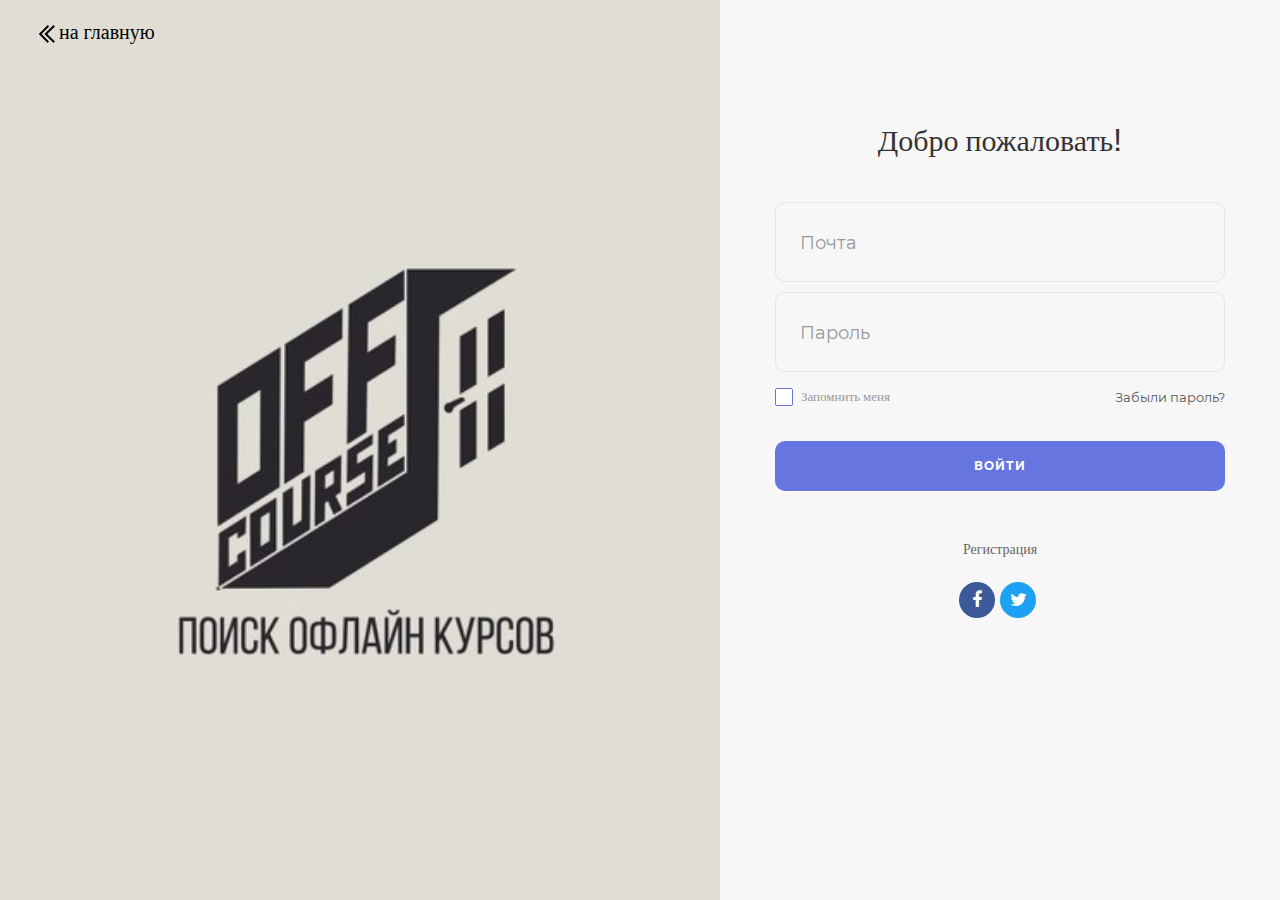
<file: login.html>
<!DOCTYPE html>
<html lang="en">
<head>
	<title>Login V18</title>
	<meta charset="UTF-8">
	<meta name="viewport" content="width=device-width, initial-scale=1">
<!--===============================================================================================-->	
	<link rel="icon" type="image/png" href="login/images/icons/favicon.ico"/>
<!--===============================================================================================-->
	<link rel="stylesheet" type="text/css" href="login/vendor/bootstrap/css/bootstrap.min.css">
<!--===============================================================================================-->
	<link rel="stylesheet" type="text/css" href="login/fonts/font-awesome-4.7.0/css/font-awesome.min.css">
<!--===============================================================================================-->
	<link rel="stylesheet" type="text/css" href="login/fonts/Linearicons-Free-v1.0.0/icon-font.min.css">
<!--===============================================================================================-->
	<link rel="stylesheet" type="text/css" href="login/vendor/animate/animate.css">
<!--===============================================================================================-->	
	<link rel="stylesheet" type="text/css" href="login/vendor/css-hamburgers/hamburgers.min.css">
<!--===============================================================================================-->
	<link rel="stylesheet" type="text/css" href="login/vendor/animsition/css/animsition.min.css">
<!--===============================================================================================-->
	<link rel="stylesheet" type="text/css" href="login/vendor/select2/select2.min.css">
<!--===============================================================================================-->	
	<link rel="stylesheet" type="text/css" href="login/vendor/daterangepicker/daterangepicker.css">
<!--===============================================================================================-->
	<link rel="stylesheet" type="text/css" href="login/css/util.css">
	<link rel="stylesheet" type="text/css" href="login/css/main.css">
<!--===============================================================================================-->
</head>
<body style="background-color: #666666;">
	
	<div class="limiter">
		<a href="index.html" class="hoomee"><img src="login/images/icons/arrow.png">на главную</a>
		<div class="container-login100" >

			<div class="wrap-login100" >
				<form class="login100-form validate-form">
					<span class="login100-form-title p-b-43"  style="margin-top: -50px">
						Добро пожаловать!
					</span>
					
					
					<div class="wrap-input100 validate-input" data-validate = "Valid email is required: ex@abc.xyz">
						<input class="input100" type="text" name="email">
						<span class="focus-input100"></span>
						<span class="label-input100">Почта</span>
					</div>
					
					
					<div class="wrap-input100 validate-input" data-validate="Password is required">
						<input class="input100" type="password" name="pass">
						<span class="focus-input100"></span>
						<span class="label-input100">Пароль</span>
					</div>

					<div class="flex-sb-m w-full p-t-3 p-b-32">
						<div class="contact100-form-checkbox">
							<input class="input-checkbox100" id="ckb1" type="checkbox" name="remember-me">
							<label class="label-checkbox100" for="ckb1">
								Запомнить меня
							</label>
						</div>

						<div>
							<a href="#" class="txt1">
								Забыли пароль?
							</a>
						</div>
					</div>
			

					<div class="container-login100-form-btn">
						<button class="login100-form-btn">
							Войти
						</button>
					</div>
					
					<div class="text-center p-t-46 p-b-20">
						<span class="txt2">
							<a href="signUp.html"> Регистрация</a>
						</span>
					</div>

					<div class="login100-form-social flex-c-m">
						<a href="#" class="login100-form-social-item flex-c-m bg1 m-r-5">
							<i class="fa fa-facebook-f" aria-hidden="true"></i>
						</a>

						<a href="#" class="login100-form-social-item flex-c-m bg2 m-r-5">
							<i class="fa fa-twitter" aria-hidden="true"></i>
						</a>
					</div>
				</form>

				<div class="login100-more" style="background-image: url('login/images/bg-01.jpg');">
				</div>
			</div>
		</div>
	</div>
	
	

	
	
<!--===============================================================================================-->
	<script src="login/vendor/jquery/jquery-3.2.1.min.js"></script>
<!--===============================================================================================-->
	<script src="login/vendor/animsition/js/animsition.min.js"></script>
<!--===============================================================================================-->
	<script src="login/vendor/bootstrap/js/popper.js"></script>
	<script src="login/vendor/bootstrap/js/bootstrap.min.js"></script>
<!--===============================================================================================-->
	<script src="login/vendor/select2/select2.min.js"></script>
<!--===============================================================================================-->
	<script src="login/vendor/daterangepicker/moment.min.js"></script>
	<script src="login/vendor/daterangepicker/daterangepicker.js"></script>
<!--===============================================================================================-->
	<script src="login/vendor/countdowntime/countdowntime.js"></script>
<!--===============================================================================================-->
	<script src="login/js/main.js"></script>

</body>
</html>
</file>
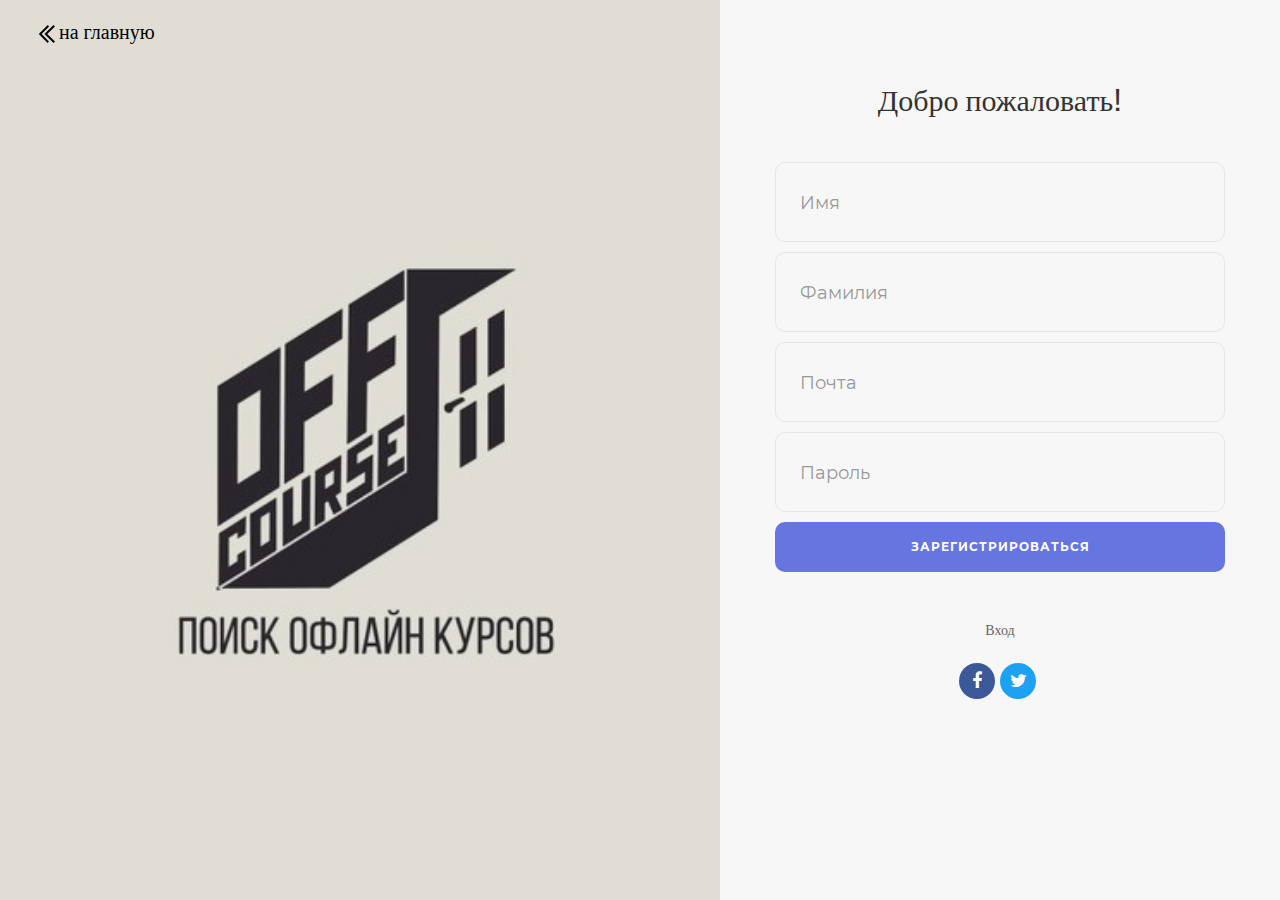
<file: signUp.html>
<!DOCTYPE html>
<html lang="en">
<head>
	<title>SignUp</title>
	<meta charset="UTF-8">
	<meta name="viewport" content="width=device-width, initial-scale=1">
<!--===============================================================================================-->	
	<link rel="icon" type="image/png" href="login/images/icons/favicon.ico"/>
<!--===============================================================================================-->
	<link rel="stylesheet" type="text/css" href="login/vendor/bootstrap/css/bootstrap.min.css">
<!--===============================================================================================-->
	<link rel="stylesheet" type="text/css" href="login/fonts/font-awesome-4.7.0/css/font-awesome.min.css">
<!--===============================================================================================-->
	<link rel="stylesheet" type="text/css" href="login/fonts/Linearicons-Free-v1.0.0/icon-font.min.css">
<!--===============================================================================================-->
	<link rel="stylesheet" type="text/css" href="login/vendor/animate/animate.css">
<!--===============================================================================================-->	
	<link rel="stylesheet" type="text/css" href="login/vendor/css-hamburgers/hamburgers.min.css">
<!--===============================================================================================-->
	<link rel="stylesheet" type="text/css" href="login/vendor/animsition/css/animsition.min.css">
<!--===============================================================================================-->
	<link rel="stylesheet" type="text/css" href="login/vendor/select2/select2.min.css">
<!--===============================================================================================-->	
	<link rel="stylesheet" type="text/css" href="login/vendor/daterangepicker/daterangepicker.css">
<!--===============================================================================================-->
	<link rel="stylesheet" type="text/css" href="login/css/util.css">
	<link rel="stylesheet" type="text/css" href="login/css/main.css">
<!--===============================================================================================-->
</head>
<body style="background-color: #666666;">
	
	<div class="limiter">
		<a href="index.html" class="hoomee"><img src="login/images/icons/arrow.png">на главную</a>
		<div class="container-login100">

			<div class="wrap-login100">
				<form class="login100-form validate-form">
					<span class="login100-form-title p-b-43" >
						Добро пожаловать!
					</span>
					
					
					<div class="wrap-input100 validate-input">
						<input class="input100" type="text" name="firstname">
						<span class="focus-input100"></span>
						<span class="label-input100">Имя</span>
					</div>

					<div class="wrap-input100 validate-input">
						<input class="input100" type="text" name="lastname">
						<span class="focus-input100"></span>
						<span class="label-input100">Фамилия</span>
					</div>

					<div class="wrap-input100 validate-input" data-validate = "Valid email is required: ex@abc.xyz">
						<input class="input100" type="text" name="email">
						<span class="focus-input100"></span>
						<span class="label-input100">Почта</span>
					</div>
					
					
					<div class="wrap-input100 validate-input" data-validate="Password is required">
						<input class="input100" type="password" name="pass">
						<span class="focus-input100"></span>
						<span class="label-input100">Пароль</span>
					</div>

					<div class="container-login100-form-btn">
						<button class="login100-form-btn">
							Зарегистрироваться
						</button>
					</div>
					
					<div class="text-center p-t-46 p-b-20">
						<span class="txt2">
							<a href="login.html">Вход</a>
						</span>
					</div>

					<div class="login100-form-social flex-c-m">
						<a href="#" class="login100-form-social-item flex-c-m bg1 m-r-5">
							<i class="fa fa-facebook-f" aria-hidden="true"></i>
						</a>

						<a href="#" class="login100-form-social-item flex-c-m bg2 m-r-5">
							<i class="fa fa-twitter" aria-hidden="true"></i>
						</a>
					</div>
				</form>

				<div class="login100-more" style="background-image: url('login/images/bg-01.jpg');">
				</div>
			</div>
		</div>
	</div>
	
	

	
	
<!--===============================================================================================-->
	<script src="login/vendor/jquery/jquery-3.2.1.min.js"></script>
<!--===============================================================================================-->
	<script src="login/vendor/animsition/js/animsition.min.js"></script>
<!--===============================================================================================-->
	<script src="login/vendor/bootstrap/js/popper.js"></script>
	<script src="login/vendor/bootstrap/js/bootstrap.min.js"></script>
<!--===============================================================================================-->
	<script src="login/vendor/select2/select2.min.js"></script>
<!--===============================================================================================-->
	<script src="login/vendor/daterangepicker/moment.min.js"></script>
	<script src="login/vendor/daterangepicker/daterangepicker.js"></script>
<!--===============================================================================================-->
	<script src="login/vendor/countdowntime/countdowntime.js"></script>
<!--===============================================================================================-->
	<script src="login/js/main.js"></script>

</body>
</html>
</file>
<file: login/vendor/daterangepicker/daterangepicker.css>
.daterangepicker {
  position: absolute;
  color: inherit;
  background-color: #fff;
  border-radius: 4px;
  width: 278px;
  padding: 4px;
  margin-top: 1px;
  top: 100px;
  left: 20px;
  /* Calendars */ }
  .daterangepicker:before, .daterangepicker:after {
    position: absolute;
    display: inline-block;
    border-bottom-color: rgba(0, 0, 0, 0.2);
    content: ''; }
  .daterangepicker:before {
    top: -7px;
    border-right: 7px solid transparent;
    border-left: 7px solid transparent;
    border-bottom: 7px solid #ccc; }
  .daterangepicker:after {
    top: -6px;
    border-right: 6px solid transparent;
    border-bottom: 6px solid #fff;
    border-left: 6px solid transparent; }
  .daterangepicker.opensleft:before {
    right: 9px; }
  .daterangepicker.opensleft:after {
    right: 10px; }
  .daterangepicker.openscenter:before {
    left: 0;
    right: 0;
    width: 0;
    margin-left: auto;
    margin-right: auto; }
  .daterangepicker.openscenter:after {
    left: 0;
    right: 0;
    width: 0;
    margin-left: auto;
    margin-right: auto; }
  .daterangepicker.opensright:before {
    left: 9px; }
  .daterangepicker.opensright:after {
    left: 10px; }
  .daterangepicker.dropup {
    margin-top: -5px; }
    .daterangepicker.dropup:before {
      top: initial;
      bottom: -7px;
      border-bottom: initial;
      border-top: 7px solid #ccc; }
    .daterangepicker.dropup:after {
      top: initial;
      bottom: -6px;
      border-bottom: initial;
      border-top: 6px solid #fff; }
  .daterangepicker.dropdown-menu {
    max-width: none;
    z-index: 3001; }
  .daterangepicker.single .ranges, .daterangepicker.single .calendar {
    float: none; }
  .daterangepicker.show-calendar .calendar {
    display: block; }
  .daterangepicker .calendar {
    display: none;
    max-width: 270px;
    margin: 4px; }
    .daterangepicker .calendar.single .calendar-table {
      border: none; }
    .daterangepicker .calendar th, .daterangepicker .calendar td {
      white-space: nowrap;
      text-align: center;
      min-width: 32px; }
  .daterangepicker .calendar-table {
    border: 1px solid #fff;
    padding: 4px;
    border-radius: 4px;
    background-color: #fff; }
  .daterangepicker table {
    width: 100%;
    margin: 0; }
  .daterangepicker td, .daterangepicker th {
    text-align: center;
    width: 20px;
    height: 20px;
    border-radius: 4px;
    border: 1px solid transparent;
    white-space: nowrap;
    cursor: pointer; }
    .daterangepicker td.available:hover, .daterangepicker th.available:hover {
      background-color: #eee;
      border-color: transparent;
      color: inherit; }
    .daterangepicker td.week, .daterangepicker th.week {
      font-size: 80%;
      color: #ccc; }
  .daterangepicker td.off, .daterangepicker td.off.in-range, .daterangepicker td.off.start-date, .daterangepicker td.off.end-date {
    background-color: #fff;
    border-color: transparent;
    color: #999; }
  .daterangepicker td.in-range {
    background-color: #ebf4f8;
    border-color: transparent;
    color: #000;
    border-radius: 0; }
  .daterangepicker td.start-date {
    border-radius: 4px 0 0 4px; }
  .daterangepicker td.end-date {
    border-radius: 0 4px 4px 0; }
  .daterangepicker td.start-date.end-date {
    border-radius: 4px; }
  .daterangepicker td.active, .daterangepicker td.active:hover {
    background-color: #357ebd;
    border-color: transparent;
    color: #fff; }
  .daterangepicker th.month {
    width: auto; }
  .daterangepicker td.disabled, .daterangepicker option.disabled {
    color: #999;
    cursor: not-allowed;
    text-decoration: line-through; }
  .daterangepicker select.monthselect, .daterangepicker select.yearselect {
    font-size: 12px;
    padding: 1px;
    height: auto;
    margin: 0;
    cursor: default; }
  .daterangepicker select.monthselect {
    margin-right: 2%;
    width: 56%; }
  .daterangepicker select.yearselect {
    width: 40%; }
  .daterangepicker select.hourselect, .daterangepicker select.minuteselect, .daterangepicker select.secondselect, .daterangepicker select.ampmselect {
    width: 50px;
    margin-bottom: 0; }
  .daterangepicker .input-mini {
    border: 1px solid #ccc;
    border-radius: 4px;
    color: #555;
    height: 30px;
    line-height: 30px;
    display: block;
    vertical-align: middle;
    margin: 0 0 5px 0;
    padding: 0 6px 0 28px;
    width: 100%; }
    .daterangepicker .input-mini.active {
      border: 1px solid #08c;
      border-radius: 4px; }
  .daterangepicker .daterangepicker_input {
    position: relative; }
    .daterangepicker .daterangepicker_input i {
      position: absolute;
      left: 8px;
      top: 8px; }
  .daterangepicker.rtl .input-mini {
    padding-right: 28px;
    padding-left: 6px; }
  .daterangepicker.rtl .daterangepicker_input i {
    left: auto;
    right: 8px; }
  .daterangepicker .calendar-time {
    text-align: center;
    margin: 5px auto;
    line-height: 30px;
    position: relative;
    padding-left: 28px; }
    .daterangepicker .calendar-time select.disabled {
      color: #ccc;
      cursor: not-allowed; }

.ranges {
  font-size: 11px;
  float: none;
  margin: 4px;
  text-align: left; }
  .ranges ul {
    list-style: none;
    margin: 0 auto;
    padding: 0;
    width: 100%; }
  .ranges li {
    font-size: 13px;
    background-color: #f5f5f5;
    border: 1px solid #f5f5f5;
    border-radius: 4px;
    color: #08c;
    padding: 3px 12px;
    margin-bottom: 8px;
    cursor: pointer; }
    .ranges li:hover {
      background-color: #08c;
      border: 1px solid #08c;
      color: #fff; }
    .ranges li.active {
      background-color: #08c;
      border: 1px solid #08c;
      color: #fff; }

/*  Larger Screen Styling */
@media (min-width: 564px) {
  .daterangepicker {
    width: auto; }
    .daterangepicker .ranges ul {
      width: 160px; }
    .daterangepicker.single .ranges ul {
      width: 100%; }
    .daterangepicker.single .calendar.left {
      clear: none; }
    .daterangepicker.single.ltr .ranges, .daterangepicker.single.ltr .calendar {
      float: left; }
    .daterangepicker.single.rtl .ranges, .daterangepicker.single.rtl .calendar {
      float: right; }
    .daterangepicker.ltr {
      direction: ltr;
      text-align: left; }
      .daterangepicker.ltr .calendar.left {
        clear: left;
        margin-right: 0; }
        .daterangepicker.ltr .calendar.left .calendar-table {
          border-right: none;
          border-top-right-radius: 0;
          border-bottom-right-radius: 0; }
      .daterangepicker.ltr .calendar.right {
        margin-left: 0; }
        .daterangepicker.ltr .calendar.right .calendar-table {
          border-left: none;
          border-top-left-radius: 0;
          border-bottom-left-radius: 0; }
      .daterangepicker.ltr .left .daterangepicker_input {
        padding-right: 12px; }
      .daterangepicker.ltr .calendar.left .calendar-table {
        padding-right: 12px; }
      .daterangepicker.ltr .ranges, .daterangepicker.ltr .calendar {
        float: left; }
    .daterangepicker.rtl {
      direction: rtl;
      text-align: right; }
      .daterangepicker.rtl .calendar.left {
        clear: right;
        margin-left: 0; }
        .daterangepicker.rtl .calendar.left .calendar-table {
          border-left: none;
          border-top-left-radius: 0;
          border-bottom-left-radius: 0; }
      .daterangepicker.rtl .calendar.right {
        margin-right: 0; }
        .daterangepicker.rtl .calendar.right .calendar-table {
          border-right: none;
          border-top-right-radius: 0;
          border-bottom-right-radius: 0; }
      .daterangepicker.rtl .left .daterangepicker_input {
        padding-left: 12px; }
      .daterangepicker.rtl .calendar.left .calendar-table {
        padding-left: 12px; }
      .daterangepicker.rtl .ranges, .daterangepicker.rtl .calendar {
        text-align: right;
        float: right; } }
@media (min-width: 730px) {
  .daterangepicker .ranges {
    width: auto; }
  .daterangepicker.ltr .ranges {
    float: left; }
  .daterangepicker.rtl .ranges {
    float: right; }
  .daterangepicker .calendar.left {
    clear: none !important; } }
</file>
<file: login/css/util.css>
/*[ FONT SIZE ]
///////////////////////////////////////////////////////////
*/
.fs-1 {font-size: 1px;}
.fs-2 {font-size: 2px;}
.fs-3 {font-size: 3px;}
.fs-4 {font-size: 4px;}
.fs-5 {font-size: 5px;}
.fs-6 {font-size: 6px;}
.fs-7 {font-size: 7px;}
.fs-8 {font-size: 8px;}
.fs-9 {font-size: 9px;}
.fs-10 {font-size: 10px;}
.fs-11 {font-size: 11px;}
.fs-12 {font-size: 12px;}
.fs-13 {font-size: 13px;}
.fs-14 {font-size: 14px;}
.fs-15 {font-size: 15px;}
.fs-16 {font-size: 16px;}
.fs-17 {font-size: 17px;}
.fs-18 {font-size: 18px;}
.fs-19 {font-size: 19px;}
.fs-20 {font-size: 20px;}
.fs-21 {font-size: 21px;}
.fs-22 {font-size: 22px;}
.fs-23 {font-size: 23px;}
.fs-24 {font-size: 24px;}
.fs-25 {font-size: 25px;}
.fs-26 {font-size: 26px;}
.fs-27 {font-size: 27px;}
.fs-28 {font-size: 28px;}
.fs-29 {font-size: 29px;}
.fs-30 {font-size: 30px;}
.fs-31 {font-size: 31px;}
.fs-32 {font-size: 32px;}
.fs-33 {font-size: 33px;}
.fs-34 {font-size: 34px;}
.fs-35 {font-size: 35px;}
.fs-36 {font-size: 36px;}
.fs-37 {font-size: 37px;}
.fs-38 {font-size: 38px;}
.fs-39 {font-size: 39px;}
.fs-40 {font-size: 40px;}
.fs-41 {font-size: 41px;}
.fs-42 {font-size: 42px;}
.fs-43 {font-size: 43px;}
.fs-44 {font-size: 44px;}
.fs-45 {font-size: 45px;}
.fs-46 {font-size: 46px;}
.fs-47 {font-size: 47px;}
.fs-48 {font-size: 48px;}
.fs-49 {font-size: 49px;}
.fs-50 {font-size: 50px;}
.fs-51 {font-size: 51px;}
.fs-52 {font-size: 52px;}
.fs-53 {font-size: 53px;}
.fs-54 {font-size: 54px;}
.fs-55 {font-size: 55px;}
.fs-56 {font-size: 56px;}
.fs-57 {font-size: 57px;}
.fs-58 {font-size: 58px;}
.fs-59 {font-size: 59px;}
.fs-60 {font-size: 60px;}
.fs-61 {font-size: 61px;}
.fs-62 {font-size: 62px;}
.fs-63 {font-size: 63px;}
.fs-64 {font-size: 64px;}
.fs-65 {font-size: 65px;}
.fs-66 {font-size: 66px;}
.fs-67 {font-size: 67px;}
.fs-68 {font-size: 68px;}
.fs-69 {font-size: 69px;}
.fs-70 {font-size: 70px;}
.fs-71 {font-size: 71px;}
.fs-72 {font-size: 72px;}
.fs-73 {font-size: 73px;}
.fs-74 {font-size: 74px;}
.fs-75 {font-size: 75px;}
.fs-76 {font-size: 76px;}
.fs-77 {font-size: 77px;}
.fs-78 {font-size: 78px;}
.fs-79 {font-size: 79px;}
.fs-80 {font-size: 80px;}
.fs-81 {font-size: 81px;}
.fs-82 {font-size: 82px;}
.fs-83 {font-size: 83px;}
.fs-84 {font-size: 84px;}
.fs-85 {font-size: 85px;}
.fs-86 {font-size: 86px;}
.fs-87 {font-size: 87px;}
.fs-88 {font-size: 88px;}
.fs-89 {font-size: 89px;}
.fs-90 {font-size: 90px;}
.fs-91 {font-size: 91px;}
.fs-92 {font-size: 92px;}
.fs-93 {font-size: 93px;}
.fs-94 {font-size: 94px;}
.fs-95 {font-size: 95px;}
.fs-96 {font-size: 96px;}
.fs-97 {font-size: 97px;}
.fs-98 {font-size: 98px;}
.fs-99 {font-size: 99px;}
.fs-100 {font-size: 100px;}
.fs-101 {font-size: 101px;}
.fs-102 {font-size: 102px;}
.fs-103 {font-size: 103px;}
.fs-104 {font-size: 104px;}
.fs-105 {font-size: 105px;}
.fs-106 {font-size: 106px;}
.fs-107 {font-size: 107px;}
.fs-108 {font-size: 108px;}
.fs-109 {font-size: 109px;}
.fs-110 {font-size: 110px;}
.fs-111 {font-size: 111px;}
.fs-112 {font-size: 112px;}
.fs-113 {font-size: 113px;}
.fs-114 {font-size: 114px;}
.fs-115 {font-size: 115px;}
.fs-116 {font-size: 116px;}
.fs-117 {font-size: 117px;}
.fs-118 {font-size: 118px;}
.fs-119 {font-size: 119px;}
.fs-120 {font-size: 120px;}
.fs-121 {font-size: 121px;}
.fs-122 {font-size: 122px;}
.fs-123 {font-size: 123px;}
.fs-124 {font-size: 124px;}
.fs-125 {font-size: 125px;}
.fs-126 {font-size: 126px;}
.fs-127 {font-size: 127px;}
.fs-128 {font-size: 128px;}
.fs-129 {font-size: 129px;}
.fs-130 {font-size: 130px;}
.fs-131 {font-size: 131px;}
.fs-132 {font-size: 132px;}
.fs-133 {font-size: 133px;}
.fs-134 {font-size: 134px;}
.fs-135 {font-size: 135px;}
.fs-136 {font-size: 136px;}
.fs-137 {font-size: 137px;}
.fs-138 {font-size: 138px;}
.fs-139 {font-size: 139px;}
.fs-140 {font-size: 140px;}
.fs-141 {font-size: 141px;}
.fs-142 {font-size: 142px;}
.fs-143 {font-size: 143px;}
.fs-144 {font-size: 144px;}
.fs-145 {font-size: 145px;}
.fs-146 {font-size: 146px;}
.fs-147 {font-size: 147px;}
.fs-148 {font-size: 148px;}
.fs-149 {font-size: 149px;}
.fs-150 {font-size: 150px;}
.fs-151 {font-size: 151px;}
.fs-152 {font-size: 152px;}
.fs-153 {font-size: 153px;}
.fs-154 {font-size: 154px;}
.fs-155 {font-size: 155px;}
.fs-156 {font-size: 156px;}
.fs-157 {font-size: 157px;}
.fs-158 {font-size: 158px;}
.fs-159 {font-size: 159px;}
.fs-160 {font-size: 160px;}
.fs-161 {font-size: 161px;}
.fs-162 {font-size: 162px;}
.fs-163 {font-size: 163px;}
.fs-164 {font-size: 164px;}
.fs-165 {font-size: 165px;}
.fs-166 {font-size: 166px;}
.fs-167 {font-size: 167px;}
.fs-168 {font-size: 168px;}
.fs-169 {font-size: 169px;}
.fs-170 {font-size: 170px;}
.fs-171 {font-size: 171px;}
.fs-172 {font-size: 172px;}
.fs-173 {font-size: 173px;}
.fs-174 {font-size: 174px;}
.fs-175 {font-size: 175px;}
.fs-176 {font-size: 176px;}
.fs-177 {font-size: 177px;}
.fs-178 {font-size: 178px;}
.fs-179 {font-size: 179px;}
.fs-180 {font-size: 180px;}
.fs-181 {font-size: 181px;}
.fs-182 {font-size: 182px;}
.fs-183 {font-size: 183px;}
.fs-184 {font-size: 184px;}
.fs-185 {font-size: 185px;}
.fs-186 {font-size: 186px;}
.fs-187 {font-size: 187px;}
.fs-188 {font-size: 188px;}
.fs-189 {font-size: 189px;}
.fs-190 {font-size: 190px;}
.fs-191 {font-size: 191px;}
.fs-192 {font-size: 192px;}
.fs-193 {font-size: 193px;}
.fs-194 {font-size: 194px;}
.fs-195 {font-size: 195px;}
.fs-196 {font-size: 196px;}
.fs-197 {font-size: 197px;}
.fs-198 {font-size: 198px;}
.fs-199 {font-size: 199px;}
.fs-200 {font-size: 200px;}

/*[ PADDING ]
///////////////////////////////////////////////////////////
*/
.p-t-0 {padding-top: 0px;}
.p-t-1 {padding-top: 1px;}
.p-t-2 {padding-top: 2px;}
.p-t-3 {padding-top: 3px;}
.p-t-4 {padding-top: 4px;}
.p-t-5 {padding-top: 5px;}
.p-t-6 {padding-top: 6px;}
.p-t-7 {padding-top: 7px;}
.p-t-8 {padding-top: 8px;}
.p-t-9 {padding-top: 9px;}
.p-t-10 {padding-top: 10px;}
.p-t-11 {padding-top: 11px;}
.p-t-12 {padding-top: 12px;}
.p-t-13 {padding-top: 13px;}
.p-t-14 {padding-top: 14px;}
.p-t-15 {padding-top: 15px;}
.p-t-16 {padding-top: 16px;}
.p-t-17 {padding-top: 17px;}
.p-t-18 {padding-top: 18px;}
.p-t-19 {padding-top: 19px;}
.p-t-20 {padding-top: 20px;}
.p-t-21 {padding-top: 21px;}
.p-t-22 {padding-top: 22px;}
.p-t-23 {padding-top: 23px;}
.p-t-24 {padding-top: 24px;}
.p-t-25 {padding-top: 25px;}
.p-t-26 {padding-top: 26px;}
.p-t-27 {padding-top: 27px;}
.p-t-28 {padding-top: 28px;}
.p-t-29 {padding-top: 29px;}
.p-t-30 {padding-top: 30px;}
.p-t-31 {padding-top: 31px;}
.p-t-32 {padding-top: 32px;}
.p-t-33 {padding-top: 33px;}
.p-t-34 {padding-top: 34px;}
.p-t-35 {padding-top: 35px;}
.p-t-36 {padding-top: 36px;}
.p-t-37 {padding-top: 37px;}
.p-t-38 {padding-top: 38px;}
.p-t-39 {padding-top: 39px;}
.p-t-40 {padding-top: 40px;}
.p-t-41 {padding-top: 41px;}
.p-t-42 {padding-top: 42px;}
.p-t-43 {padding-top: 43px;}
.p-t-44 {padding-top: 44px;}
.p-t-45 {padding-top: 45px;}
.p-t-46 {padding-top: 46px;}
.p-t-47 {padding-top: 47px;}
.p-t-48 {padding-top: 48px;}
.p-t-49 {padding-top: 49px;}
.p-t-50 {padding-top: 50px;}
.p-t-51 {padding-top: 51px;}
.p-t-52 {padding-top: 52px;}
.p-t-53 {padding-top: 53px;}
.p-t-54 {padding-top: 54px;}
.p-t-55 {padding-top: 55px;}
.p-t-56 {padding-top: 56px;}
.p-t-57 {padding-top: 57px;}
.p-t-58 {padding-top: 58px;}
.p-t-59 {padding-top: 59px;}
.p-t-60 {padding-top: 60px;}
.p-t-61 {padding-top: 61px;}
.p-t-62 {padding-top: 62px;}
.p-t-63 {padding-top: 63px;}
.p-t-64 {padding-top: 64px;}
.p-t-65 {padding-top: 65px;}
.p-t-66 {padding-top: 66px;}
.p-t-67 {padding-top: 67px;}
.p-t-68 {padding-top: 68px;}
.p-t-69 {padding-top: 69px;}
.p-t-70 {padding-top: 70px;}
.p-t-71 {padding-top: 71px;}
.p-t-72 {padding-top: 72px;}
.p-t-73 {padding-top: 73px;}
.p-t-74 {padding-top: 74px;}
.p-t-75 {padding-top: 75px;}
.p-t-76 {padding-top: 76px;}
.p-t-77 {padding-top: 77px;}
.p-t-78 {padding-top: 78px;}
.p-t-79 {padding-top: 79px;}
.p-t-80 {padding-top: 80px;}
.p-t-81 {padding-top: 81px;}
.p-t-82 {padding-top: 82px;}
.p-t-83 {padding-top: 83px;}
.p-t-84 {padding-top: 84px;}
.p-t-85 {padding-top: 85px;}
.p-t-86 {padding-top: 86px;}
.p-t-87 {padding-top: 87px;}
.p-t-88 {padding-top: 88px;}
.p-t-89 {padding-top: 89px;}
.p-t-90 {padding-top: 90px;}
.p-t-91 {padding-top: 91px;}
.p-t-92 {padding-top: 92px;}
.p-t-93 {padding-top: 93px;}
.p-t-94 {padding-top: 94px;}
.p-t-95 {padding-top: 95px;}
.p-t-96 {padding-top: 96px;}
.p-t-97 {padding-top: 97px;}
.p-t-98 {padding-top: 98px;}
.p-t-99 {padding-top: 99px;}
.p-t-100 {padding-top: 100px;}
.p-t-101 {padding-top: 101px;}
.p-t-102 {padding-top: 102px;}
.p-t-103 {padding-top: 103px;}
.p-t-104 {padding-top: 104px;}
.p-t-105 {padding-top: 105px;}
.p-t-106 {padding-top: 106px;}
.p-t-107 {padding-top: 107px;}
.p-t-108 {padding-top: 108px;}
.p-t-109 {padding-top: 109px;}
.p-t-110 {padding-top: 110px;}
.p-t-111 {padding-top: 111px;}
.p-t-112 {padding-top: 112px;}
.p-t-113 {padding-top: 113px;}
.p-t-114 {padding-top: 114px;}
.p-t-115 {padding-top: 115px;}
.p-t-116 {padding-top: 116px;}
.p-t-117 {padding-top: 117px;}
.p-t-118 {padding-top: 118px;}
.p-t-119 {padding-top: 119px;}
.p-t-120 {padding-top: 120px;}
.p-t-121 {padding-top: 121px;}
.p-t-122 {padding-top: 122px;}
.p-t-123 {padding-top: 123px;}
.p-t-124 {padding-top: 124px;}
.p-t-125 {padding-top: 125px;}
.p-t-126 {padding-top: 126px;}
.p-t-127 {padding-top: 127px;}
.p-t-128 {padding-top: 128px;}
.p-t-129 {padding-top: 129px;}
.p-t-130 {padding-top: 130px;}
.p-t-131 {padding-top: 131px;}
.p-t-132 {padding-top: 132px;}
.p-t-133 {padding-top: 133px;}
.p-t-134 {padding-top: 134px;}
.p-t-135 {padding-top: 135px;}
.p-t-136 {padding-top: 136px;}
.p-t-137 {padding-top: 137px;}
.p-t-138 {padding-top: 138px;}
.p-t-139 {padding-top: 139px;}
.p-t-140 {padding-top: 140px;}
.p-t-141 {padding-top: 141px;}
.p-t-142 {padding-top: 142px;}
.p-t-143 {padding-top: 143px;}
.p-t-144 {padding-top: 144px;}
.p-t-145 {padding-top: 145px;}
.p-t-146 {padding-top: 146px;}
.p-t-147 {padding-top: 147px;}
.p-t-148 {padding-top: 148px;}
.p-t-149 {padding-top: 149px;}
.p-t-150 {padding-top: 150px;}
.p-t-151 {padding-top: 151px;}
.p-t-152 {padding-top: 152px;}
.p-t-153 {padding-top: 153px;}
.p-t-154 {padding-top: 154px;}
.p-t-155 {padding-top: 155px;}
.p-t-156 {padding-top: 156px;}
.p-t-157 {padding-top: 157px;}
.p-t-158 {padding-top: 158px;}
.p-t-159 {padding-top: 159px;}
.p-t-160 {padding-top: 160px;}
.p-t-161 {padding-top: 161px;}
.p-t-162 {padding-top: 162px;}
.p-t-163 {padding-top: 163px;}
.p-t-164 {padding-top: 164px;}
.p-t-165 {padding-top: 165px;}
.p-t-166 {padding-top: 166px;}
.p-t-167 {padding-top: 167px;}
.p-t-168 {padding-top: 168px;}
.p-t-169 {padding-top: 169px;}
.p-t-170 {padding-top: 170px;}
.p-t-171 {padding-top: 171px;}
.p-t-172 {padding-top: 172px;}
.p-t-173 {padding-top: 173px;}
.p-t-174 {padding-top: 174px;}
.p-t-175 {padding-top: 175px;}
.p-t-176 {padding-top: 176px;}
.p-t-177 {padding-top: 177px;}
.p-t-178 {padding-top: 178px;}
.p-t-179 {padding-top: 179px;}
.p-t-180 {padding-top: 180px;}
.p-t-181 {padding-top: 181px;}
.p-t-182 {padding-top: 182px;}
.p-t-183 {padding-top: 183px;}
.p-t-184 {padding-top: 184px;}
.p-t-185 {padding-top: 185px;}
.p-t-186 {padding-top: 186px;}
.p-t-187 {padding-top: 187px;}
.p-t-188 {padding-top: 188px;}
.p-t-189 {padding-top: 189px;}
.p-t-190 {padding-top: 190px;}
.p-t-191 {padding-top: 191px;}
.p-t-192 {padding-top: 192px;}
.p-t-193 {padding-top: 193px;}
.p-t-194 {padding-top: 194px;}
.p-t-195 {padding-top: 195px;}
.p-t-196 {padding-top: 196px;}
.p-t-197 {padding-top: 197px;}
.p-t-198 {padding-top: 198px;}
.p-t-199 {padding-top: 199px;}
.p-t-200 {padding-top: 200px;}
.p-t-201 {padding-top: 201px;}
.p-t-202 {padding-top: 202px;}
.p-t-203 {padding-top: 203px;}
.p-t-204 {padding-top: 204px;}
.p-t-205 {padding-top: 205px;}
.p-t-206 {padding-top: 206px;}
.p-t-207 {padding-top: 207px;}
.p-t-208 {padding-top: 208px;}
.p-t-209 {padding-top: 209px;}
.p-t-210 {padding-top: 210px;}
.p-t-211 {padding-top: 211px;}
.p-t-212 {padding-top: 212px;}
.p-t-213 {padding-top: 213px;}
.p-t-214 {padding-top: 214px;}
.p-t-215 {padding-top: 215px;}
.p-t-216 {padding-top: 216px;}
.p-t-217 {padding-top: 217px;}
.p-t-218 {padding-top: 218px;}
.p-t-219 {padding-top: 219px;}
.p-t-220 {padding-top: 220px;}
.p-t-221 {padding-top: 221px;}
.p-t-222 {padding-top: 222px;}
.p-t-223 {padding-top: 223px;}
.p-t-224 {padding-top: 224px;}
.p-t-225 {padding-top: 225px;}
.p-t-226 {padding-top: 226px;}
.p-t-227 {padding-top: 227px;}
.p-t-228 {padding-top: 228px;}
.p-t-229 {padding-top: 229px;}
.p-t-230 {padding-top: 230px;}
.p-t-231 {padding-top: 231px;}
.p-t-232 {padding-top: 232px;}
.p-t-233 {padding-top: 233px;}
.p-t-234 {padding-top: 234px;}
.p-t-235 {padding-top: 235px;}
.p-t-236 {padding-top: 236px;}
.p-t-237 {padding-top: 237px;}
.p-t-238 {padding-top: 238px;}
.p-t-239 {padding-top: 239px;}
.p-t-240 {padding-top: 240px;}
.p-t-241 {padding-top: 241px;}
.p-t-242 {padding-top: 242px;}
.p-t-243 {padding-top: 243px;}
.p-t-244 {padding-top: 244px;}
.p-t-245 {padding-top: 245px;}
.p-t-246 {padding-top: 246px;}
.p-t-247 {padding-top: 247px;}
.p-t-248 {padding-top: 248px;}
.p-t-249 {padding-top: 249px;}
.p-t-250 {padding-top: 250px;}
.p-b-0 {padding-bottom: 0px;}
.p-b-1 {padding-bottom: 1px;}
.p-b-2 {padding-bottom: 2px;}
.p-b-3 {padding-bottom: 3px;}
.p-b-4 {padding-bottom: 4px;}
.p-b-5 {padding-bottom: 5px;}
.p-b-6 {padding-bottom: 6px;}
.p-b-7 {padding-bottom: 7px;}
.p-b-8 {padding-bottom: 8px;}
.p-b-9 {padding-bottom: 9px;}
.p-b-10 {padding-bottom: 10px;}
.p-b-11 {padding-bottom: 11px;}
.p-b-12 {padding-bottom: 12px;}
.p-b-13 {padding-bottom: 13px;}
.p-b-14 {padding-bottom: 14px;}
.p-b-15 {padding-bottom: 15px;}
.p-b-16 {padding-bottom: 16px;}
.p-b-17 {padding-bottom: 17px;}
.p-b-18 {padding-bottom: 18px;}
.p-b-19 {padding-bottom: 19px;}
.p-b-20 {padding-bottom: 20px;}
.p-b-21 {padding-bottom: 21px;}
.p-b-22 {padding-bottom: 22px;}
.p-b-23 {padding-bottom: 23px;}
.p-b-24 {padding-bottom: 24px;}
.p-b-25 {padding-bottom: 25px;}
.p-b-26 {padding-bottom: 26px;}
.p-b-27 {padding-bottom: 27px;}
.p-b-28 {padding-bottom: 28px;}
.p-b-29 {padding-bottom: 29px;}
.p-b-30 {padding-bottom: 30px;}
.p-b-31 {padding-bottom: 31px;}
.p-b-32 {padding-bottom: 32px;}
.p-b-33 {padding-bottom: 33px;}
.p-b-34 {padding-bottom: 34px;}
.p-b-35 {padding-bottom: 35px;}
.p-b-36 {padding-bottom: 36px;}
.p-b-37 {padding-bottom: 37px;}
.p-b-38 {padding-bottom: 38px;}
.p-b-39 {padding-bottom: 39px;}
.p-b-40 {padding-bottom: 40px;}
.p-b-41 {padding-bottom: 41px;}
.p-b-42 {padding-bottom: 42px;}
.p-b-43 {padding-bottom: 43px;}
.p-b-44 {padding-bottom: 44px;}
.p-b-45 {padding-bottom: 45px;}
.p-b-46 {padding-bottom: 46px;}
.p-b-47 {padding-bottom: 47px;}
.p-b-48 {padding-bottom: 48px;}
.p-b-49 {padding-bottom: 49px;}
.p-b-50 {padding-bottom: 50px;}
.p-b-51 {padding-bottom: 51px;}
.p-b-52 {padding-bottom: 52px;}
.p-b-53 {padding-bottom: 53px;}
.p-b-54 {padding-bottom: 54px;}
.p-b-55 {padding-bottom: 55px;}
.p-b-56 {padding-bottom: 56px;}
.p-b-57 {padding-bottom: 57px;}
.p-b-58 {padding-bottom: 58px;}
.p-b-59 {padding-bottom: 59px;}
.p-b-60 {padding-bottom: 60px;}
.p-b-61 {padding-bottom: 61px;}
.p-b-62 {padding-bottom: 62px;}
.p-b-63 {padding-bottom: 63px;}
.p-b-64 {padding-bottom: 64px;}
.p-b-65 {padding-bottom: 65px;}
.p-b-66 {padding-bottom: 66px;}
.p-b-67 {padding-bottom: 67px;}
.p-b-68 {padding-bottom: 68px;}
.p-b-69 {padding-bottom: 69px;}
.p-b-70 {padding-bottom: 70px;}
.p-b-71 {padding-bottom: 71px;}
.p-b-72 {padding-bottom: 72px;}
.p-b-73 {padding-bottom: 73px;}
.p-b-74 {padding-bottom: 74px;}
.p-b-75 {padding-bottom: 75px;}
.p-b-76 {padding-bottom: 76px;}
.p-b-77 {padding-bottom: 77px;}
.p-b-78 {padding-bottom: 78px;}
.p-b-79 {padding-bottom: 79px;}
.p-b-80 {padding-bottom: 80px;}
.p-b-81 {padding-bottom: 81px;}
.p-b-82 {padding-bottom: 82px;}
.p-b-83 {padding-bottom: 83px;}
.p-b-84 {padding-bottom: 84px;}
.p-b-85 {padding-bottom: 85px;}
.p-b-86 {padding-bottom: 86px;}
.p-b-87 {padding-bottom: 87px;}
.p-b-88 {padding-bottom: 88px;}
.p-b-89 {padding-bottom: 89px;}
.p-b-90 {padding-bottom: 90px;}
.p-b-91 {padding-bottom: 91px;}
.p-b-92 {padding-bottom: 92px;}
.p-b-93 {padding-bottom: 93px;}
.p-b-94 {padding-bottom: 94px;}
.p-b-95 {padding-bottom: 95px;}
.p-b-96 {padding-bottom: 96px;}
.p-b-97 {padding-bottom: 97px;}
.p-b-98 {padding-bottom: 98px;}
.p-b-99 {padding-bottom: 99px;}
.p-b-100 {padding-bottom: 100px;}
.p-b-101 {padding-bottom: 101px;}
.p-b-102 {padding-bottom: 102px;}
.p-b-103 {padding-bottom: 103px;}
.p-b-104 {padding-bottom: 104px;}
.p-b-105 {padding-bottom: 105px;}
.p-b-106 {padding-bottom: 106px;}
.p-b-107 {padding-bottom: 107px;}
.p-b-108 {padding-bottom: 108px;}
.p-b-109 {padding-bottom: 109px;}
.p-b-110 {padding-bottom: 110px;}
.p-b-111 {padding-bottom: 111px;}
.p-b-112 {padding-bottom: 112px;}
.p-b-113 {padding-bottom: 113px;}
.p-b-114 {padding-bottom: 114px;}
.p-b-115 {padding-bottom: 115px;}
.p-b-116 {padding-bottom: 116px;}
.p-b-117 {padding-bottom: 117px;}
.p-b-118 {padding-bottom: 118px;}
.p-b-119 {padding-bottom: 119px;}
.p-b-120 {padding-bottom: 120px;}
.p-b-121 {padding-bottom: 121px;}
.p-b-122 {padding-bottom: 122px;}
.p-b-123 {padding-bottom: 123px;}
.p-b-124 {padding-bottom: 124px;}
.p-b-125 {padding-bottom: 125px;}
.p-b-126 {padding-bottom: 126px;}
.p-b-127 {padding-bottom: 127px;}
.p-b-128 {padding-bottom: 128px;}
.p-b-129 {padding-bottom: 129px;}
.p-b-130 {padding-bottom: 130px;}
.p-b-131 {padding-bottom: 131px;}
.p-b-132 {padding-bottom: 132px;}
.p-b-133 {padding-bottom: 133px;}
.p-b-134 {padding-bottom: 134px;}
.p-b-135 {padding-bottom: 135px;}
.p-b-136 {padding-bottom: 136px;}
.p-b-137 {padding-bottom: 137px;}
.p-b-138 {padding-bottom: 138px;}
.p-b-139 {padding-bottom: 139px;}
.p-b-140 {padding-bottom: 140px;}
.p-b-141 {padding-bottom: 141px;}
.p-b-142 {padding-bottom: 142px;}
.p-b-143 {padding-bottom: 143px;}
.p-b-144 {padding-bottom: 144px;}
.p-b-145 {padding-bottom: 145px;}
.p-b-146 {padding-bottom: 146px;}
.p-b-147 {padding-bottom: 147px;}
.p-b-148 {padding-bottom: 148px;}
.p-b-149 {padding-bottom: 149px;}
.p-b-150 {padding-bottom: 150px;}
.p-b-151 {padding-bottom: 151px;}
.p-b-152 {padding-bottom: 152px;}
.p-b-153 {padding-bottom: 153px;}
.p-b-154 {padding-bottom: 154px;}
.p-b-155 {padding-bottom: 155px;}
.p-b-156 {padding-bottom: 156px;}
.p-b-157 {padding-bottom: 157px;}
.p-b-158 {padding-bottom: 158px;}
.p-b-159 {padding-bottom: 159px;}
.p-b-160 {padding-bottom: 160px;}
.p-b-161 {padding-bottom: 161px;}
.p-b-162 {padding-bottom: 162px;}
.p-b-163 {padding-bottom: 163px;}
.p-b-164 {padding-bottom: 164px;}
.p-b-165 {padding-bottom: 165px;}
.p-b-166 {padding-bottom: 166px;}
.p-b-167 {padding-bottom: 167px;}
.p-b-168 {padding-bottom: 168px;}
.p-b-169 {padding-bottom: 169px;}
.p-b-170 {padding-bottom: 170px;}
.p-b-171 {padding-bottom: 171px;}
.p-b-172 {padding-bottom: 172px;}
.p-b-173 {padding-bottom: 173px;}
.p-b-174 {padding-bottom: 174px;}
.p-b-175 {padding-bottom: 175px;}
.p-b-176 {padding-bottom: 176px;}
.p-b-177 {padding-bottom: 177px;}
.p-b-178 {padding-bottom: 178px;}
.p-b-179 {padding-bottom: 179px;}
.p-b-180 {padding-bottom: 180px;}
.p-b-181 {padding-bottom: 181px;}
.p-b-182 {padding-bottom: 182px;}
.p-b-183 {padding-bottom: 183px;}
.p-b-184 {padding-bottom: 184px;}
.p-b-185 {padding-bottom: 185px;}
.p-b-186 {padding-bottom: 186px;}
.p-b-187 {padding-bottom: 187px;}
.p-b-188 {padding-bottom: 188px;}
.p-b-189 {padding-bottom: 189px;}
.p-b-190 {padding-bottom: 190px;}
.p-b-191 {padding-bottom: 191px;}
.p-b-192 {padding-bottom: 192px;}
.p-b-193 {padding-bottom: 193px;}
.p-b-194 {padding-bottom: 194px;}
.p-b-195 {padding-bottom: 195px;}
.p-b-196 {padding-bottom: 196px;}
.p-b-197 {padding-bottom: 197px;}
.p-b-198 {padding-bottom: 198px;}
.p-b-199 {padding-bottom: 199px;}
.p-b-200 {padding-bottom: 200px;}
.p-b-201 {padding-bottom: 201px;}
.p-b-202 {padding-bottom: 202px;}
.p-b-203 {padding-bottom: 203px;}
.p-b-204 {padding-bottom: 204px;}
.p-b-205 {padding-bottom: 205px;}
.p-b-206 {padding-bottom: 206px;}
.p-b-207 {padding-bottom: 207px;}
.p-b-208 {padding-bottom: 208px;}
.p-b-209 {padding-bottom: 209px;}
.p-b-210 {padding-bottom: 210px;}
.p-b-211 {padding-bottom: 211px;}
.p-b-212 {padding-bottom: 212px;}
.p-b-213 {padding-bottom: 213px;}
.p-b-214 {padding-bottom: 214px;}
.p-b-215 {padding-bottom: 215px;}
.p-b-216 {padding-bottom: 216px;}
.p-b-217 {padding-bottom: 217px;}
.p-b-218 {padding-bottom: 218px;}
.p-b-219 {padding-bottom: 219px;}
.p-b-220 {padding-bottom: 220px;}
.p-b-221 {padding-bottom: 221px;}
.p-b-222 {padding-bottom: 222px;}
.p-b-223 {padding-bottom: 223px;}
.p-b-224 {padding-bottom: 224px;}
.p-b-225 {padding-bottom: 225px;}
.p-b-226 {padding-bottom: 226px;}
.p-b-227 {padding-bottom: 227px;}
.p-b-228 {padding-bottom: 228px;}
.p-b-229 {padding-bottom: 229px;}
.p-b-230 {padding-bottom: 230px;}
.p-b-231 {padding-bottom: 231px;}
.p-b-232 {padding-bottom: 232px;}
.p-b-233 {padding-bottom: 233px;}
.p-b-234 {padding-bottom: 234px;}
.p-b-235 {padding-bottom: 235px;}
.p-b-236 {padding-bottom: 236px;}
.p-b-237 {padding-bottom: 237px;}
.p-b-238 {padding-bottom: 238px;}
.p-b-239 {padding-bottom: 239px;}
.p-b-240 {padding-bottom: 240px;}
.p-b-241 {padding-bottom: 241px;}
.p-b-242 {padding-bottom: 242px;}
.p-b-243 {padding-bottom: 243px;}
.p-b-244 {padding-bottom: 244px;}
.p-b-245 {padding-bottom: 245px;}
.p-b-246 {padding-bottom: 246px;}
.p-b-247 {padding-bottom: 247px;}
.p-b-248 {padding-bottom: 248px;}
.p-b-249 {padding-bottom: 249px;}
.p-b-250 {padding-bottom: 250px;}
.p-l-0 {padding-left: 0px;}
.p-l-1 {padding-left: 1px;}
.p-l-2 {padding-left: 2px;}
.p-l-3 {padding-left: 3px;}
.p-l-4 {padding-left: 4px;}
.p-l-5 {padding-left: 5px;}
.p-l-6 {padding-left: 6px;}
.p-l-7 {padding-left: 7px;}
.p-l-8 {padding-left: 8px;}
.p-l-9 {padding-left: 9px;}
.p-l-10 {padding-left: 10px;}
.p-l-11 {padding-left: 11px;}
.p-l-12 {padding-left: 12px;}
.p-l-13 {padding-left: 13px;}
.p-l-14 {padding-left: 14px;}
.p-l-15 {padding-left: 15px;}
.p-l-16 {padding-left: 16px;}
.p-l-17 {padding-left: 17px;}
.p-l-18 {padding-left: 18px;}
.p-l-19 {padding-left: 19px;}
.p-l-20 {padding-left: 20px;}
.p-l-21 {padding-left: 21px;}
.p-l-22 {padding-left: 22px;}
.p-l-23 {padding-left: 23px;}
.p-l-24 {padding-left: 24px;}
.p-l-25 {padding-left: 25px;}
.p-l-26 {padding-left: 26px;}
.p-l-27 {padding-left: 27px;}
.p-l-28 {padding-left: 28px;}
.p-l-29 {padding-left: 29px;}
.p-l-30 {padding-left: 30px;}
.p-l-31 {padding-left: 31px;}
.p-l-32 {padding-left: 32px;}
.p-l-33 {padding-left: 33px;}
.p-l-34 {padding-left: 34px;}
.p-l-35 {padding-left: 35px;}
.p-l-36 {padding-left: 36px;}
.p-l-37 {padding-left: 37px;}
.p-l-38 {padding-left: 38px;}
.p-l-39 {padding-left: 39px;}
.p-l-40 {padding-left: 40px;}
.p-l-41 {padding-left: 41px;}
.p-l-42 {padding-left: 42px;}
.p-l-43 {padding-left: 43px;}
.p-l-44 {padding-left: 44px;}
.p-l-45 {padding-left: 45px;}
.p-l-46 {padding-left: 46px;}
.p-l-47 {padding-left: 47px;}
.p-l-48 {padding-left: 48px;}
.p-l-49 {padding-left: 49px;}
.p-l-50 {padding-left: 50px;}
.p-l-51 {padding-left: 51px;}
.p-l-52 {padding-left: 52px;}
.p-l-53 {padding-left: 53px;}
.p-l-54 {padding-left: 54px;}
.p-l-55 {padding-left: 55px;}
.p-l-56 {padding-left: 56px;}
.p-l-57 {padding-left: 57px;}
.p-l-58 {padding-left: 58px;}
.p-l-59 {padding-left: 59px;}
.p-l-60 {padding-left: 60px;}
.p-l-61 {padding-left: 61px;}
.p-l-62 {padding-left: 62px;}
.p-l-63 {padding-left: 63px;}
.p-l-64 {padding-left: 64px;}
.p-l-65 {padding-left: 65px;}
.p-l-66 {padding-left: 66px;}
.p-l-67 {padding-left: 67px;}
.p-l-68 {padding-left: 68px;}
.p-l-69 {padding-left: 69px;}
.p-l-70 {padding-left: 70px;}
.p-l-71 {padding-left: 71px;}
.p-l-72 {padding-left: 72px;}
.p-l-73 {padding-left: 73px;}
.p-l-74 {padding-left: 74px;}
.p-l-75 {padding-left: 75px;}
.p-l-76 {padding-left: 76px;}
.p-l-77 {padding-left: 77px;}
.p-l-78 {padding-left: 78px;}
.p-l-79 {padding-left: 79px;}
.p-l-80 {padding-left: 80px;}
.p-l-81 {padding-left: 81px;}
.p-l-82 {padding-left: 82px;}
.p-l-83 {padding-left: 83px;}
.p-l-84 {padding-left: 84px;}
.p-l-85 {padding-left: 85px;}
.p-l-86 {padding-left: 86px;}
.p-l-87 {padding-left: 87px;}
.p-l-88 {padding-left: 88px;}
.p-l-89 {padding-left: 89px;}
.p-l-90 {padding-left: 90px;}
.p-l-91 {padding-left: 91px;}
.p-l-92 {padding-left: 92px;}
.p-l-93 {padding-left: 93px;}
.p-l-94 {padding-left: 94px;}
.p-l-95 {padding-left: 95px;}
.p-l-96 {padding-left: 96px;}
.p-l-97 {padding-left: 97px;}
.p-l-98 {padding-left: 98px;}
.p-l-99 {padding-left: 99px;}
.p-l-100 {padding-left: 100px;}
.p-l-101 {padding-left: 101px;}
.p-l-102 {padding-left: 102px;}
.p-l-103 {padding-left: 103px;}
.p-l-104 {padding-left: 104px;}
.p-l-105 {padding-left: 105px;}
.p-l-106 {padding-left: 106px;}
.p-l-107 {padding-left: 107px;}
.p-l-108 {padding-left: 108px;}
.p-l-109 {padding-left: 109px;}
.p-l-110 {padding-left: 110px;}
.p-l-111 {padding-left: 111px;}
.p-l-112 {padding-left: 112px;}
.p-l-113 {padding-left: 113px;}
.p-l-114 {padding-left: 114px;}
.p-l-115 {padding-left: 115px;}
.p-l-116 {padding-left: 116px;}
.p-l-117 {padding-left: 117px;}
.p-l-118 {padding-left: 118px;}
.p-l-119 {padding-left: 119px;}
.p-l-120 {padding-left: 120px;}
.p-l-121 {padding-left: 121px;}
.p-l-122 {padding-left: 122px;}
.p-l-123 {padding-left: 123px;}
.p-l-124 {padding-left: 124px;}
.p-l-125 {padding-left: 125px;}
.p-l-126 {padding-left: 126px;}
.p-l-127 {padding-left: 127px;}
.p-l-128 {padding-left: 128px;}
.p-l-129 {padding-left: 129px;}
.p-l-130 {padding-left: 130px;}
.p-l-131 {padding-left: 131px;}
.p-l-132 {padding-left: 132px;}
.p-l-133 {padding-left: 133px;}
.p-l-134 {padding-left: 134px;}
.p-l-135 {padding-left: 135px;}
.p-l-136 {padding-left: 136px;}
.p-l-137 {padding-left: 137px;}
.p-l-138 {padding-left: 138px;}
.p-l-139 {padding-left: 139px;}
.p-l-140 {padding-left: 140px;}
.p-l-141 {padding-left: 141px;}
.p-l-142 {padding-left: 142px;}
.p-l-143 {padding-left: 143px;}
.p-l-144 {padding-left: 144px;}
.p-l-145 {padding-left: 145px;}
.p-l-146 {padding-left: 146px;}
.p-l-147 {padding-left: 147px;}
.p-l-148 {padding-left: 148px;}
.p-l-149 {padding-left: 149px;}
.p-l-150 {padding-left: 150px;}
.p-l-151 {padding-left: 151px;}
.p-l-152 {padding-left: 152px;}
.p-l-153 {padding-left: 153px;}
.p-l-154 {padding-left: 154px;}
.p-l-155 {padding-left: 155px;}
.p-l-156 {padding-left: 156px;}
.p-l-157 {padding-left: 157px;}
.p-l-158 {padding-left: 158px;}
.p-l-159 {padding-left: 159px;}
.p-l-160 {padding-left: 160px;}
.p-l-161 {padding-left: 161px;}
.p-l-162 {padding-left: 162px;}
.p-l-163 {padding-left: 163px;}
.p-l-164 {padding-left: 164px;}
.p-l-165 {padding-left: 165px;}
.p-l-166 {padding-left: 166px;}
.p-l-167 {padding-left: 167px;}
.p-l-168 {padding-left: 168px;}
.p-l-169 {padding-left: 169px;}
.p-l-170 {padding-left: 170px;}
.p-l-171 {padding-left: 171px;}
.p-l-172 {padding-left: 172px;}
.p-l-173 {padding-left: 173px;}
.p-l-174 {padding-left: 174px;}
.p-l-175 {padding-left: 175px;}
.p-l-176 {padding-left: 176px;}
.p-l-177 {padding-left: 177px;}
.p-l-178 {padding-left: 178px;}
.p-l-179 {padding-left: 179px;}
.p-l-180 {padding-left: 180px;}
.p-l-181 {padding-left: 181px;}
.p-l-182 {padding-left: 182px;}
.p-l-183 {padding-left: 183px;}
.p-l-184 {padding-left: 184px;}
.p-l-185 {padding-left: 185px;}
.p-l-186 {padding-left: 186px;}
.p-l-187 {padding-left: 187px;}
.p-l-188 {padding-left: 188px;}
.p-l-189 {padding-left: 189px;}
.p-l-190 {padding-left: 190px;}
.p-l-191 {padding-left: 191px;}
.p-l-192 {padding-left: 192px;}
.p-l-193 {padding-left: 193px;}
.p-l-194 {padding-left: 194px;}
.p-l-195 {padding-left: 195px;}
.p-l-196 {padding-left: 196px;}
.p-l-197 {padding-left: 197px;}
.p-l-198 {padding-left: 198px;}
.p-l-199 {padding-left: 199px;}
.p-l-200 {padding-left: 200px;}
.p-l-201 {padding-left: 201px;}
.p-l-202 {padding-left: 202px;}
.p-l-203 {padding-left: 203px;}
.p-l-204 {padding-left: 204px;}
.p-l-205 {padding-left: 205px;}
.p-l-206 {padding-left: 206px;}
.p-l-207 {padding-left: 207px;}
.p-l-208 {padding-left: 208px;}
.p-l-209 {padding-left: 209px;}
.p-l-210 {padding-left: 210px;}
.p-l-211 {padding-left: 211px;}
.p-l-212 {padding-left: 212px;}
.p-l-213 {padding-left: 213px;}
.p-l-214 {padding-left: 214px;}
.p-l-215 {padding-left: 215px;}
.p-l-216 {padding-left: 216px;}
.p-l-217 {padding-left: 217px;}
.p-l-218 {padding-left: 218px;}
.p-l-219 {padding-left: 219px;}
.p-l-220 {padding-left: 220px;}
.p-l-221 {padding-left: 221px;}
.p-l-222 {padding-left: 222px;}
.p-l-223 {padding-left: 223px;}
.p-l-224 {padding-left: 224px;}
.p-l-225 {padding-left: 225px;}
.p-l-226 {padding-left: 226px;}
.p-l-227 {padding-left: 227px;}
.p-l-228 {padding-left: 228px;}
.p-l-229 {padding-left: 229px;}
.p-l-230 {padding-left: 230px;}
.p-l-231 {padding-left: 231px;}
.p-l-232 {padding-left: 232px;}
.p-l-233 {padding-left: 233px;}
.p-l-234 {padding-left: 234px;}
.p-l-235 {padding-left: 235px;}
.p-l-236 {padding-left: 236px;}
.p-l-237 {padding-left: 237px;}
.p-l-238 {padding-left: 238px;}
.p-l-239 {padding-left: 239px;}
.p-l-240 {padding-left: 240px;}
.p-l-241 {padding-left: 241px;}
.p-l-242 {padding-left: 242px;}
.p-l-243 {padding-left: 243px;}
.p-l-244 {padding-left: 244px;}
.p-l-245 {padding-left: 245px;}
.p-l-246 {padding-left: 246px;}
.p-l-247 {padding-left: 247px;}
.p-l-248 {padding-left: 248px;}
.p-l-249 {padding-left: 249px;}
.p-l-250 {padding-left: 250px;}
.p-r-0 {padding-right: 0px;}
.p-r-1 {padding-right: 1px;}
.p-r-2 {padding-right: 2px;}
.p-r-3 {padding-right: 3px;}
.p-r-4 {padding-right: 4px;}
.p-r-5 {padding-right: 5px;}
.p-r-6 {padding-right: 6px;}
.p-r-7 {padding-right: 7px;}
.p-r-8 {padding-right: 8px;}
.p-r-9 {padding-right: 9px;}
.p-r-10 {padding-right: 10px;}
.p-r-11 {padding-right: 11px;}
.p-r-12 {padding-right: 12px;}
.p-r-13 {padding-right: 13px;}
.p-r-14 {padding-right: 14px;}
.p-r-15 {padding-right: 15px;}
.p-r-16 {padding-right: 16px;}
.p-r-17 {padding-right: 17px;}
.p-r-18 {padding-right: 18px;}
.p-r-19 {padding-right: 19px;}
.p-r-20 {padding-right: 20px;}
.p-r-21 {padding-right: 21px;}
.p-r-22 {padding-right: 22px;}
.p-r-23 {padding-right: 23px;}
.p-r-24 {padding-right: 24px;}
.p-r-25 {padding-right: 25px;}
.p-r-26 {padding-right: 26px;}
.p-r-27 {padding-right: 27px;}
.p-r-28 {padding-right: 28px;}
.p-r-29 {padding-right: 29px;}
.p-r-30 {padding-right: 30px;}
.p-r-31 {padding-right: 31px;}
.p-r-32 {padding-right: 32px;}
.p-r-33 {padding-right: 33px;}
.p-r-34 {padding-right: 34px;}
.p-r-35 {padding-right: 35px;}
.p-r-36 {padding-right: 36px;}
.p-r-37 {padding-right: 37px;}
.p-r-38 {padding-right: 38px;}
.p-r-39 {padding-right: 39px;}
.p-r-40 {padding-right: 40px;}
.p-r-41 {padding-right: 41px;}
.p-r-42 {padding-right: 42px;}
.p-r-43 {padding-right: 43px;}
.p-r-44 {padding-right: 44px;}
.p-r-45 {padding-right: 45px;}
.p-r-46 {padding-right: 46px;}
.p-r-47 {padding-right: 47px;}
.p-r-48 {padding-right: 48px;}
.p-r-49 {padding-right: 49px;}
.p-r-50 {padding-right: 50px;}
.p-r-51 {padding-right: 51px;}
.p-r-52 {padding-right: 52px;}
.p-r-53 {padding-right: 53px;}
.p-r-54 {padding-right: 54px;}
.p-r-55 {padding-right: 55px;}
.p-r-56 {padding-right: 56px;}
.p-r-57 {padding-right: 57px;}
.p-r-58 {padding-right: 58px;}
.p-r-59 {padding-right: 59px;}
.p-r-60 {padding-right: 60px;}
.p-r-61 {padding-right: 61px;}
.p-r-62 {padding-right: 62px;}
.p-r-63 {padding-right: 63px;}
.p-r-64 {padding-right: 64px;}
.p-r-65 {padding-right: 65px;}
.p-r-66 {padding-right: 66px;}
.p-r-67 {padding-right: 67px;}
.p-r-68 {padding-right: 68px;}
.p-r-69 {padding-right: 69px;}
.p-r-70 {padding-right: 70px;}
.p-r-71 {padding-right: 71px;}
.p-r-72 {padding-right: 72px;}
.p-r-73 {padding-right: 73px;}
.p-r-74 {padding-right: 74px;}
.p-r-75 {padding-right: 75px;}
.p-r-76 {padding-right: 76px;}
.p-r-77 {padding-right: 77px;}
.p-r-78 {padding-right: 78px;}
.p-r-79 {padding-right: 79px;}
.p-r-80 {padding-right: 80px;}
.p-r-81 {padding-right: 81px;}
.p-r-82 {padding-right: 82px;}
.p-r-83 {padding-right: 83px;}
.p-r-84 {padding-right: 84px;}
.p-r-85 {padding-right: 85px;}
.p-r-86 {padding-right: 86px;}
.p-r-87 {padding-right: 87px;}
.p-r-88 {padding-right: 88px;}
.p-r-89 {padding-right: 89px;}
.p-r-90 {padding-right: 90px;}
.p-r-91 {padding-right: 91px;}
.p-r-92 {padding-right: 92px;}
.p-r-93 {padding-right: 93px;}
.p-r-94 {padding-right: 94px;}
.p-r-95 {padding-right: 95px;}
.p-r-96 {padding-right: 96px;}
.p-r-97 {padding-right: 97px;}
.p-r-98 {padding-right: 98px;}
.p-r-99 {padding-right: 99px;}
.p-r-100 {padding-right: 100px;}
.p-r-101 {padding-right: 101px;}
.p-r-102 {padding-right: 102px;}
.p-r-103 {padding-right: 103px;}
.p-r-104 {padding-right: 104px;}
.p-r-105 {padding-right: 105px;}
.p-r-106 {padding-right: 106px;}
.p-r-107 {padding-right: 107px;}
.p-r-108 {padding-right: 108px;}
.p-r-109 {padding-right: 109px;}
.p-r-110 {padding-right: 110px;}
.p-r-111 {padding-right: 111px;}
.p-r-112 {padding-right: 112px;}
.p-r-113 {padding-right: 113px;}
.p-r-114 {padding-right: 114px;}
.p-r-115 {padding-right: 115px;}
.p-r-116 {padding-right: 116px;}
.p-r-117 {padding-right: 117px;}
.p-r-118 {padding-right: 118px;}
.p-r-119 {padding-right: 119px;}
.p-r-120 {padding-right: 120px;}
.p-r-121 {padding-right: 121px;}
.p-r-122 {padding-right: 122px;}
.p-r-123 {padding-right: 123px;}
.p-r-124 {padding-right: 124px;}
.p-r-125 {padding-right: 125px;}
.p-r-126 {padding-right: 126px;}
.p-r-127 {padding-right: 127px;}
.p-r-128 {padding-right: 128px;}
.p-r-129 {padding-right: 129px;}
.p-r-130 {padding-right: 130px;}
.p-r-131 {padding-right: 131px;}
.p-r-132 {padding-right: 132px;}
.p-r-133 {padding-right: 133px;}
.p-r-134 {padding-right: 134px;}
.p-r-135 {padding-right: 135px;}
.p-r-136 {padding-right: 136px;}
.p-r-137 {padding-right: 137px;}
.p-r-138 {padding-right: 138px;}
.p-r-139 {padding-right: 139px;}
.p-r-140 {padding-right: 140px;}
.p-r-141 {padding-right: 141px;}
.p-r-142 {padding-right: 142px;}
.p-r-143 {padding-right: 143px;}
.p-r-144 {padding-right: 144px;}
.p-r-145 {padding-right: 145px;}
.p-r-146 {padding-right: 146px;}
.p-r-147 {padding-right: 147px;}
.p-r-148 {padding-right: 148px;}
.p-r-149 {padding-right: 149px;}
.p-r-150 {padding-right: 150px;}
.p-r-151 {padding-right: 151px;}
.p-r-152 {padding-right: 152px;}
.p-r-153 {padding-right: 153px;}
.p-r-154 {padding-right: 154px;}
.p-r-155 {padding-right: 155px;}
.p-r-156 {padding-right: 156px;}
.p-r-157 {padding-right: 157px;}
.p-r-158 {padding-right: 158px;}
.p-r-159 {padding-right: 159px;}
.p-r-160 {padding-right: 160px;}
.p-r-161 {padding-right: 161px;}
.p-r-162 {padding-right: 162px;}
.p-r-163 {padding-right: 163px;}
.p-r-164 {padding-right: 164px;}
.p-r-165 {padding-right: 165px;}
.p-r-166 {padding-right: 166px;}
.p-r-167 {padding-right: 167px;}
.p-r-168 {padding-right: 168px;}
.p-r-169 {padding-right: 169px;}
.p-r-170 {padding-right: 170px;}
.p-r-171 {padding-right: 171px;}
.p-r-172 {padding-right: 172px;}
.p-r-173 {padding-right: 173px;}
.p-r-174 {padding-right: 174px;}
.p-r-175 {padding-right: 175px;}
.p-r-176 {padding-right: 176px;}
.p-r-177 {padding-right: 177px;}
.p-r-178 {padding-right: 178px;}
.p-r-179 {padding-right: 179px;}
.p-r-180 {padding-right: 180px;}
.p-r-181 {padding-right: 181px;}
.p-r-182 {padding-right: 182px;}
.p-r-183 {padding-right: 183px;}
.p-r-184 {padding-right: 184px;}
.p-r-185 {padding-right: 185px;}
.p-r-186 {padding-right: 186px;}
.p-r-187 {padding-right: 187px;}
.p-r-188 {padding-right: 188px;}
.p-r-189 {padding-right: 189px;}
.p-r-190 {padding-right: 190px;}
.p-r-191 {padding-right: 191px;}
.p-r-192 {padding-right: 192px;}
.p-r-193 {padding-right: 193px;}
.p-r-194 {padding-right: 194px;}
.p-r-195 {padding-right: 195px;}
.p-r-196 {padding-right: 196px;}
.p-r-197 {padding-right: 197px;}
.p-r-198 {padding-right: 198px;}
.p-r-199 {padding-right: 199px;}
.p-r-200 {padding-right: 200px;}
.p-r-201 {padding-right: 201px;}
.p-r-202 {padding-right: 202px;}
.p-r-203 {padding-right: 203px;}
.p-r-204 {padding-right: 204px;}
.p-r-205 {padding-right: 205px;}
.p-r-206 {padding-right: 206px;}
.p-r-207 {padding-right: 207px;}
.p-r-208 {padding-right: 208px;}
.p-r-209 {padding-right: 209px;}
.p-r-210 {padding-right: 210px;}
.p-r-211 {padding-right: 211px;}
.p-r-212 {padding-right: 212px;}
.p-r-213 {padding-right: 213px;}
.p-r-214 {padding-right: 214px;}
.p-r-215 {padding-right: 215px;}
.p-r-216 {padding-right: 216px;}
.p-r-217 {padding-right: 217px;}
.p-r-218 {padding-right: 218px;}
.p-r-219 {padding-right: 219px;}
.p-r-220 {padding-right: 220px;}
.p-r-221 {padding-right: 221px;}
.p-r-222 {padding-right: 222px;}
.p-r-223 {padding-right: 223px;}
.p-r-224 {padding-right: 224px;}
.p-r-225 {padding-right: 225px;}
.p-r-226 {padding-right: 226px;}
.p-r-227 {padding-right: 227px;}
.p-r-228 {padding-right: 228px;}
.p-r-229 {padding-right: 229px;}
.p-r-230 {padding-right: 230px;}
.p-r-231 {padding-right: 231px;}
.p-r-232 {padding-right: 232px;}
.p-r-233 {padding-right: 233px;}
.p-r-234 {padding-right: 234px;}
.p-r-235 {padding-right: 235px;}
.p-r-236 {padding-right: 236px;}
.p-r-237 {padding-right: 237px;}
.p-r-238 {padding-right: 238px;}
.p-r-239 {padding-right: 239px;}
.p-r-240 {padding-right: 240px;}
.p-r-241 {padding-right: 241px;}
.p-r-242 {padding-right: 242px;}
.p-r-243 {padding-right: 243px;}
.p-r-244 {padding-right: 244px;}
.p-r-245 {padding-right: 245px;}
.p-r-246 {padding-right: 246px;}
.p-r-247 {padding-right: 247px;}
.p-r-248 {padding-right: 248px;}
.p-r-249 {padding-right: 249px;}
.p-r-250 {padding-right: 250px;}

/*[ MARGIN ]
///////////////////////////////////////////////////////////
*/
.m-t-0 {margin-top: 0px;}
.m-t-1 {margin-top: 1px;}
.m-t-2 {margin-top: 2px;}
.m-t-3 {margin-top: 3px;}
.m-t-4 {margin-top: 4px;}
.m-t-5 {margin-top: 5px;}
.m-t-6 {margin-top: 6px;}
.m-t-7 {margin-top: 7px;}
.m-t-8 {margin-top: 8px;}
.m-t-9 {margin-top: 9px;}
.m-t-10 {margin-top: 10px;}
.m-t-11 {margin-top: 11px;}
.m-t-12 {margin-top: 12px;}
.m-t-13 {margin-top: 13px;}
.m-t-14 {margin-top: 14px;}
.m-t-15 {margin-top: 15px;}
.m-t-16 {margin-top: 16px;}
.m-t-17 {margin-top: 17px;}
.m-t-18 {margin-top: 18px;}
.m-t-19 {margin-top: 19px;}
.m-t-20 {margin-top: 20px;}
.m-t-21 {margin-top: 21px;}
.m-t-22 {margin-top: 22px;}
.m-t-23 {margin-top: 23px;}
.m-t-24 {margin-top: 24px;}
.m-t-25 {margin-top: 25px;}
.m-t-26 {margin-top: 26px;}
.m-t-27 {margin-top: 27px;}
.m-t-28 {margin-top: 28px;}
.m-t-29 {margin-top: 29px;}
.m-t-30 {margin-top: 30px;}
.m-t-31 {margin-top: 31px;}
.m-t-32 {margin-top: 32px;}
.m-t-33 {margin-top: 33px;}
.m-t-34 {margin-top: 34px;}
.m-t-35 {margin-top: 35px;}
.m-t-36 {margin-top: 36px;}
.m-t-37 {margin-top: 37px;}
.m-t-38 {margin-top: 38px;}
.m-t-39 {margin-top: 39px;}
.m-t-40 {margin-top: 40px;}
.m-t-41 {margin-top: 41px;}
.m-t-42 {margin-top: 42px;}
.m-t-43 {margin-top: 43px;}
.m-t-44 {margin-top: 44px;}
.m-t-45 {margin-top: 45px;}
.m-t-46 {margin-top: 46px;}
.m-t-47 {margin-top: 47px;}
.m-t-48 {margin-top: 48px;}
.m-t-49 {margin-top: 49px;}
.m-t-50 {margin-top: 50px;}
.m-t-51 {margin-top: 51px;}
.m-t-52 {margin-top: 52px;}
.m-t-53 {margin-top: 53px;}
.m-t-54 {margin-top: 54px;}
.m-t-55 {margin-top: 55px;}
.m-t-56 {margin-top: 56px;}
.m-t-57 {margin-top: 57px;}
.m-t-58 {margin-top: 58px;}
.m-t-59 {margin-top: 59px;}
.m-t-60 {margin-top: 60px;}
.m-t-61 {margin-top: 61px;}
.m-t-62 {margin-top: 62px;}
.m-t-63 {margin-top: 63px;}
.m-t-64 {margin-top: 64px;}
.m-t-65 {margin-top: 65px;}
.m-t-66 {margin-top: 66px;}
.m-t-67 {margin-top: 67px;}
.m-t-68 {margin-top: 68px;}
.m-t-69 {margin-top: 69px;}
.m-t-70 {margin-top: 70px;}
.m-t-71 {margin-top: 71px;}
.m-t-72 {margin-top: 72px;}
.m-t-73 {margin-top: 73px;}
.m-t-74 {margin-top: 74px;}
.m-t-75 {margin-top: 75px;}
.m-t-76 {margin-top: 76px;}
.m-t-77 {margin-top: 77px;}
.m-t-78 {margin-top: 78px;}
.m-t-79 {margin-top: 79px;}
.m-t-80 {margin-top: 80px;}
.m-t-81 {margin-top: 81px;}
.m-t-82 {margin-top: 82px;}
.m-t-83 {margin-top: 83px;}
.m-t-84 {margin-top: 84px;}
.m-t-85 {margin-top: 85px;}
.m-t-86 {margin-top: 86px;}
.m-t-87 {margin-top: 87px;}
.m-t-88 {margin-top: 88px;}
.m-t-89 {margin-top: 89px;}
.m-t-90 {margin-top: 90px;}
.m-t-91 {margin-top: 91px;}
.m-t-92 {margin-top: 92px;}
.m-t-93 {margin-top: 93px;}
.m-t-94 {margin-top: 94px;}
.m-t-95 {margin-top: 95px;}
.m-t-96 {margin-top: 96px;}
.m-t-97 {margin-top: 97px;}
.m-t-98 {margin-top: 98px;}
.m-t-99 {margin-top: 99px;}
.m-t-100 {margin-top: 100px;}
.m-t-101 {margin-top: 101px;}
.m-t-102 {margin-top: 102px;}
.m-t-103 {margin-top: 103px;}
.m-t-104 {margin-top: 104px;}
.m-t-105 {margin-top: 105px;}
.m-t-106 {margin-top: 106px;}
.m-t-107 {margin-top: 107px;}
.m-t-108 {margin-top: 108px;}
.m-t-109 {margin-top: 109px;}
.m-t-110 {margin-top: 110px;}
.m-t-111 {margin-top: 111px;}
.m-t-112 {margin-top: 112px;}
.m-t-113 {margin-top: 113px;}
.m-t-114 {margin-top: 114px;}
.m-t-115 {margin-top: 115px;}
.m-t-116 {margin-top: 116px;}
.m-t-117 {margin-top: 117px;}
.m-t-118 {margin-top: 118px;}
.m-t-119 {margin-top: 119px;}
.m-t-120 {margin-top: 120px;}
.m-t-121 {margin-top: 121px;}
.m-t-122 {margin-top: 122px;}
.m-t-123 {margin-top: 123px;}
.m-t-124 {margin-top: 124px;}
.m-t-125 {margin-top: 125px;}
.m-t-126 {margin-top: 126px;}
.m-t-127 {margin-top: 127px;}
.m-t-128 {margin-top: 128px;}
.m-t-129 {margin-top: 129px;}
.m-t-130 {margin-top: 130px;}
.m-t-131 {margin-top: 131px;}
.m-t-132 {margin-top: 132px;}
.m-t-133 {margin-top: 133px;}
.m-t-134 {margin-top: 134px;}
.m-t-135 {margin-top: 135px;}
.m-t-136 {margin-top: 136px;}
.m-t-137 {margin-top: 137px;}
.m-t-138 {margin-top: 138px;}
.m-t-139 {margin-top: 139px;}
.m-t-140 {margin-top: 140px;}
.m-t-141 {margin-top: 141px;}
.m-t-142 {margin-top: 142px;}
.m-t-143 {margin-top: 143px;}
.m-t-144 {margin-top: 144px;}
.m-t-145 {margin-top: 145px;}
.m-t-146 {margin-top: 146px;}
.m-t-147 {margin-top: 147px;}
.m-t-148 {margin-top: 148px;}
.m-t-149 {margin-top: 149px;}
.m-t-150 {margin-top: 150px;}
.m-t-151 {margin-top: 151px;}
.m-t-152 {margin-top: 152px;}
.m-t-153 {margin-top: 153px;}
.m-t-154 {margin-top: 154px;}
.m-t-155 {margin-top: 155px;}
.m-t-156 {margin-top: 156px;}
.m-t-157 {margin-top: 157px;}
.m-t-158 {margin-top: 158px;}
.m-t-159 {margin-top: 159px;}
.m-t-160 {margin-top: 160px;}
.m-t-161 {margin-top: 161px;}
.m-t-162 {margin-top: 162px;}
.m-t-163 {margin-top: 163px;}
.m-t-164 {margin-top: 164px;}
.m-t-165 {margin-top: 165px;}
.m-t-166 {margin-top: 166px;}
.m-t-167 {margin-top: 167px;}
.m-t-168 {margin-top: 168px;}
.m-t-169 {margin-top: 169px;}
.m-t-170 {margin-top: 170px;}
.m-t-171 {margin-top: 171px;}
.m-t-172 {margin-top: 172px;}
.m-t-173 {margin-top: 173px;}
.m-t-174 {margin-top: 174px;}
.m-t-175 {margin-top: 175px;}
.m-t-176 {margin-top: 176px;}
.m-t-177 {margin-top: 177px;}
.m-t-178 {margin-top: 178px;}
.m-t-179 {margin-top: 179px;}
.m-t-180 {margin-top: 180px;}
.m-t-181 {margin-top: 181px;}
.m-t-182 {margin-top: 182px;}
.m-t-183 {margin-top: 183px;}
.m-t-184 {margin-top: 184px;}
.m-t-185 {margin-top: 185px;}
.m-t-186 {margin-top: 186px;}
.m-t-187 {margin-top: 187px;}
.m-t-188 {margin-top: 188px;}
.m-t-189 {margin-top: 189px;}
.m-t-190 {margin-top: 190px;}
.m-t-191 {margin-top: 191px;}
.m-t-192 {margin-top: 192px;}
.m-t-193 {margin-top: 193px;}
.m-t-194 {margin-top: 194px;}
.m-t-195 {margin-top: 195px;}
.m-t-196 {margin-top: 196px;}
.m-t-197 {margin-top: 197px;}
.m-t-198 {margin-top: 198px;}
.m-t-199 {margin-top: 199px;}
.m-t-200 {margin-top: 200px;}
.m-t-201 {margin-top: 201px;}
.m-t-202 {margin-top: 202px;}
.m-t-203 {margin-top: 203px;}
.m-t-204 {margin-top: 204px;}
.m-t-205 {margin-top: 205px;}
.m-t-206 {margin-top: 206px;}
.m-t-207 {margin-top: 207px;}
.m-t-208 {margin-top: 208px;}
.m-t-209 {margin-top: 209px;}
.m-t-210 {margin-top: 210px;}
.m-t-211 {margin-top: 211px;}
.m-t-212 {margin-top: 212px;}
.m-t-213 {margin-top: 213px;}
.m-t-214 {margin-top: 214px;}
.m-t-215 {margin-top: 215px;}
.m-t-216 {margin-top: 216px;}
.m-t-217 {margin-top: 217px;}
.m-t-218 {margin-top: 218px;}
.m-t-219 {margin-top: 219px;}
.m-t-220 {margin-top: 220px;}
.m-t-221 {margin-top: 221px;}
.m-t-222 {margin-top: 222px;}
.m-t-223 {margin-top: 223px;}
.m-t-224 {margin-top: 224px;}
.m-t-225 {margin-top: 225px;}
.m-t-226 {margin-top: 226px;}
.m-t-227 {margin-top: 227px;}
.m-t-228 {margin-top: 228px;}
.m-t-229 {margin-top: 229px;}
.m-t-230 {margin-top: 230px;}
.m-t-231 {margin-top: 231px;}
.m-t-232 {margin-top: 232px;}
.m-t-233 {margin-top: 233px;}
.m-t-234 {margin-top: 234px;}
.m-t-235 {margin-top: 235px;}
.m-t-236 {margin-top: 236px;}
.m-t-237 {margin-top: 237px;}
.m-t-238 {margin-top: 238px;}
.m-t-239 {margin-top: 239px;}
.m-t-240 {margin-top: 240px;}
.m-t-241 {margin-top: 241px;}
.m-t-242 {margin-top: 242px;}
.m-t-243 {margin-top: 243px;}
.m-t-244 {margin-top: 244px;}
.m-t-245 {margin-top: 245px;}
.m-t-246 {margin-top: 246px;}
.m-t-247 {margin-top: 247px;}
.m-t-248 {margin-top: 248px;}
.m-t-249 {margin-top: 249px;}
.m-t-250 {margin-top: 250px;}
.m-b-0 {margin-bottom: 0px;}
.m-b-1 {margin-bottom: 1px;}
.m-b-2 {margin-bottom: 2px;}
.m-b-3 {margin-bottom: 3px;}
.m-b-4 {margin-bottom: 4px;}
.m-b-5 {margin-bottom: 5px;}
.m-b-6 {margin-bottom: 6px;}
.m-b-7 {margin-bottom: 7px;}
.m-b-8 {margin-bottom: 8px;}
.m-b-9 {margin-bottom: 9px;}
.m-b-10 {margin-bottom: 10px;}
.m-b-11 {margin-bottom: 11px;}
.m-b-12 {margin-bottom: 12px;}
.m-b-13 {margin-bottom: 13px;}
.m-b-14 {margin-bottom: 14px;}
.m-b-15 {margin-bottom: 15px;}
.m-b-16 {margin-bottom: 16px;}
.m-b-17 {margin-bottom: 17px;}
.m-b-18 {margin-bottom: 18px;}
.m-b-19 {margin-bottom: 19px;}
.m-b-20 {margin-bottom: 20px;}
.m-b-21 {margin-bottom: 21px;}
.m-b-22 {margin-bottom: 22px;}
.m-b-23 {margin-bottom: 23px;}
.m-b-24 {margin-bottom: 24px;}
.m-b-25 {margin-bottom: 25px;}
.m-b-26 {margin-bottom: 26px;}
.m-b-27 {margin-bottom: 27px;}
.m-b-28 {margin-bottom: 28px;}
.m-b-29 {margin-bottom: 29px;}
.m-b-30 {margin-bottom: 30px;}
.m-b-31 {margin-bottom: 31px;}
.m-b-32 {margin-bottom: 32px;}
.m-b-33 {margin-bottom: 33px;}
.m-b-34 {margin-bottom: 34px;}
.m-b-35 {margin-bottom: 35px;}
.m-b-36 {margin-bottom: 36px;}
.m-b-37 {margin-bottom: 37px;}
.m-b-38 {margin-bottom: 38px;}
.m-b-39 {margin-bottom: 39px;}
.m-b-40 {margin-bottom: 40px;}
.m-b-41 {margin-bottom: 41px;}
.m-b-42 {margin-bottom: 42px;}
.m-b-43 {margin-bottom: 43px;}
.m-b-44 {margin-bottom: 44px;}
.m-b-45 {margin-bottom: 45px;}
.m-b-46 {margin-bottom: 46px;}
.m-b-47 {margin-bottom: 47px;}
.m-b-48 {margin-bottom: 48px;}
.m-b-49 {margin-bottom: 49px;}
.m-b-50 {margin-bottom: 50px;}
.m-b-51 {margin-bottom: 51px;}
.m-b-52 {margin-bottom: 52px;}
.m-b-53 {margin-bottom: 53px;}
.m-b-54 {margin-bottom: 54px;}
.m-b-55 {margin-bottom: 55px;}
.m-b-56 {margin-bottom: 56px;}
.m-b-57 {margin-bottom: 57px;}
.m-b-58 {margin-bottom: 58px;}
.m-b-59 {margin-bottom: 59px;}
.m-b-60 {margin-bottom: 60px;}
.m-b-61 {margin-bottom: 61px;}
.m-b-62 {margin-bottom: 62px;}
.m-b-63 {margin-bottom: 63px;}
.m-b-64 {margin-bottom: 64px;}
.m-b-65 {margin-bottom: 65px;}
.m-b-66 {margin-bottom: 66px;}
.m-b-67 {margin-bottom: 67px;}
.m-b-68 {margin-bottom: 68px;}
.m-b-69 {margin-bottom: 69px;}
.m-b-70 {margin-bottom: 70px;}
.m-b-71 {margin-bottom: 71px;}
.m-b-72 {margin-bottom: 72px;}
.m-b-73 {margin-bottom: 73px;}
.m-b-74 {margin-bottom: 74px;}
.m-b-75 {margin-bottom: 75px;}
.m-b-76 {margin-bottom: 76px;}
.m-b-77 {margin-bottom: 77px;}
.m-b-78 {margin-bottom: 78px;}
.m-b-79 {margin-bottom: 79px;}
.m-b-80 {margin-bottom: 80px;}
.m-b-81 {margin-bottom: 81px;}
.m-b-82 {margin-bottom: 82px;}
.m-b-83 {margin-bottom: 83px;}
.m-b-84 {margin-bottom: 84px;}
.m-b-85 {margin-bottom: 85px;}
.m-b-86 {margin-bottom: 86px;}
.m-b-87 {margin-bottom: 87px;}
.m-b-88 {margin-bottom: 88px;}
.m-b-89 {margin-bottom: 89px;}
.m-b-90 {margin-bottom: 90px;}
.m-b-91 {margin-bottom: 91px;}
.m-b-92 {margin-bottom: 92px;}
.m-b-93 {margin-bottom: 93px;}
.m-b-94 {margin-bottom: 94px;}
.m-b-95 {margin-bottom: 95px;}
.m-b-96 {margin-bottom: 96px;}
.m-b-97 {margin-bottom: 97px;}
.m-b-98 {margin-bottom: 98px;}
.m-b-99 {margin-bottom: 99px;}
.m-b-100 {margin-bottom: 100px;}
.m-b-101 {margin-bottom: 101px;}
.m-b-102 {margin-bottom: 102px;}
.m-b-103 {margin-bottom: 103px;}
.m-b-104 {margin-bottom: 104px;}
.m-b-105 {margin-bottom: 105px;}
.m-b-106 {margin-bottom: 106px;}
.m-b-107 {margin-bottom: 107px;}
.m-b-108 {margin-bottom: 108px;}
.m-b-109 {margin-bottom: 109px;}
.m-b-110 {margin-bottom: 110px;}
.m-b-111 {margin-bottom: 111px;}
.m-b-112 {margin-bottom: 112px;}
.m-b-113 {margin-bottom: 113px;}
.m-b-114 {margin-bottom: 114px;}
.m-b-115 {margin-bottom: 115px;}
.m-b-116 {margin-bottom: 116px;}
.m-b-117 {margin-bottom: 117px;}
.m-b-118 {margin-bottom: 118px;}
.m-b-119 {margin-bottom: 119px;}
.m-b-120 {margin-bottom: 120px;}
.m-b-121 {margin-bottom: 121px;}
.m-b-122 {margin-bottom: 122px;}
.m-b-123 {margin-bottom: 123px;}
.m-b-124 {margin-bottom: 124px;}
.m-b-125 {margin-bottom: 125px;}
.m-b-126 {margin-bottom: 126px;}
.m-b-127 {margin-bottom: 127px;}
.m-b-128 {margin-bottom: 128px;}
.m-b-129 {margin-bottom: 129px;}
.m-b-130 {margin-bottom: 130px;}
.m-b-131 {margin-bottom: 131px;}
.m-b-132 {margin-bottom: 132px;}
.m-b-133 {margin-bottom: 133px;}
.m-b-134 {margin-bottom: 134px;}
.m-b-135 {margin-bottom: 135px;}
.m-b-136 {margin-bottom: 136px;}
.m-b-137 {margin-bottom: 137px;}
.m-b-138 {margin-bottom: 138px;}
.m-b-139 {margin-bottom: 139px;}
.m-b-140 {margin-bottom: 140px;}
.m-b-141 {margin-bottom: 141px;}
.m-b-142 {margin-bottom: 142px;}
.m-b-143 {margin-bottom: 143px;}
.m-b-144 {margin-bottom: 144px;}
.m-b-145 {margin-bottom: 145px;}
.m-b-146 {margin-bottom: 146px;}
.m-b-147 {margin-bottom: 147px;}
.m-b-148 {margin-bottom: 148px;}
.m-b-149 {margin-bottom: 149px;}
.m-b-150 {margin-bottom: 150px;}
.m-b-151 {margin-bottom: 151px;}
.m-b-152 {margin-bottom: 152px;}
.m-b-153 {margin-bottom: 153px;}
.m-b-154 {margin-bottom: 154px;}
.m-b-155 {margin-bottom: 155px;}
.m-b-156 {margin-bottom: 156px;}
.m-b-157 {margin-bottom: 157px;}
.m-b-158 {margin-bottom: 158px;}
.m-b-159 {margin-bottom: 159px;}
.m-b-160 {margin-bottom: 160px;}
.m-b-161 {margin-bottom: 161px;}
.m-b-162 {margin-bottom: 162px;}
.m-b-163 {margin-bottom: 163px;}
.m-b-164 {margin-bottom: 164px;}
.m-b-165 {margin-bottom: 165px;}
.m-b-166 {margin-bottom: 166px;}
.m-b-167 {margin-bottom: 167px;}
.m-b-168 {margin-bottom: 168px;}
.m-b-169 {margin-bottom: 169px;}
.m-b-170 {margin-bottom: 170px;}
.m-b-171 {margin-bottom: 171px;}
.m-b-172 {margin-bottom: 172px;}
.m-b-173 {margin-bottom: 173px;}
.m-b-174 {margin-bottom: 174px;}
.m-b-175 {margin-bottom: 175px;}
.m-b-176 {margin-bottom: 176px;}
.m-b-177 {margin-bottom: 177px;}
.m-b-178 {margin-bottom: 178px;}
.m-b-179 {margin-bottom: 179px;}
.m-b-180 {margin-bottom: 180px;}
.m-b-181 {margin-bottom: 181px;}
.m-b-182 {margin-bottom: 182px;}
.m-b-183 {margin-bottom: 183px;}
.m-b-184 {margin-bottom: 184px;}
.m-b-185 {margin-bottom: 185px;}
.m-b-186 {margin-bottom: 186px;}
.m-b-187 {margin-bottom: 187px;}
.m-b-188 {margin-bottom: 188px;}
.m-b-189 {margin-bottom: 189px;}
.m-b-190 {margin-bottom: 190px;}
.m-b-191 {margin-bottom: 191px;}
.m-b-192 {margin-bottom: 192px;}
.m-b-193 {margin-bottom: 193px;}
.m-b-194 {margin-bottom: 194px;}
.m-b-195 {margin-bottom: 195px;}
.m-b-196 {margin-bottom: 196px;}
.m-b-197 {margin-bottom: 197px;}
.m-b-198 {margin-bottom: 198px;}
.m-b-199 {margin-bottom: 199px;}
.m-b-200 {margin-bottom: 200px;}
.m-b-201 {margin-bottom: 201px;}
.m-b-202 {margin-bottom: 202px;}
.m-b-203 {margin-bottom: 203px;}
.m-b-204 {margin-bottom: 204px;}
.m-b-205 {margin-bottom: 205px;}
.m-b-206 {margin-bottom: 206px;}
.m-b-207 {margin-bottom: 207px;}
.m-b-208 {margin-bottom: 208px;}
.m-b-209 {margin-bottom: 209px;}
.m-b-210 {margin-bottom: 210px;}
.m-b-211 {margin-bottom: 211px;}
.m-b-212 {margin-bottom: 212px;}
.m-b-213 {margin-bottom: 213px;}
.m-b-214 {margin-bottom: 214px;}
.m-b-215 {margin-bottom: 215px;}
.m-b-216 {margin-bottom: 216px;}
.m-b-217 {margin-bottom: 217px;}
.m-b-218 {margin-bottom: 218px;}
.m-b-219 {margin-bottom: 219px;}
.m-b-220 {margin-bottom: 220px;}
.m-b-221 {margin-bottom: 221px;}
.m-b-222 {margin-bottom: 222px;}
.m-b-223 {margin-bottom: 223px;}
.m-b-224 {margin-bottom: 224px;}
.m-b-225 {margin-bottom: 225px;}
.m-b-226 {margin-bottom: 226px;}
.m-b-227 {margin-bottom: 227px;}
.m-b-228 {margin-bottom: 228px;}
.m-b-229 {margin-bottom: 229px;}
.m-b-230 {margin-bottom: 230px;}
.m-b-231 {margin-bottom: 231px;}
.m-b-232 {margin-bottom: 232px;}
.m-b-233 {margin-bottom: 233px;}
.m-b-234 {margin-bottom: 234px;}
.m-b-235 {margin-bottom: 235px;}
.m-b-236 {margin-bottom: 236px;}
.m-b-237 {margin-bottom: 237px;}
.m-b-238 {margin-bottom: 238px;}
.m-b-239 {margin-bottom: 239px;}
.m-b-240 {margin-bottom: 240px;}
.m-b-241 {margin-bottom: 241px;}
.m-b-242 {margin-bottom: 242px;}
.m-b-243 {margin-bottom: 243px;}
.m-b-244 {margin-bottom: 244px;}
.m-b-245 {margin-bottom: 245px;}
.m-b-246 {margin-bottom: 246px;}
.m-b-247 {margin-bottom: 247px;}
.m-b-248 {margin-bottom: 248px;}
.m-b-249 {margin-bottom: 249px;}
.m-b-250 {margin-bottom: 250px;}
.m-l-0 {margin-left: 0px;}
.m-l-1 {margin-left: 1px;}
.m-l-2 {margin-left: 2px;}
.m-l-3 {margin-left: 3px;}
.m-l-4 {margin-left: 4px;}
.m-l-5 {margin-left: 5px;}
.m-l-6 {margin-left: 6px;}
.m-l-7 {margin-left: 7px;}
.m-l-8 {margin-left: 8px;}
.m-l-9 {margin-left: 9px;}
.m-l-10 {margin-left: 10px;}
.m-l-11 {margin-left: 11px;}
.m-l-12 {margin-left: 12px;}
.m-l-13 {margin-left: 13px;}
.m-l-14 {margin-left: 14px;}
.m-l-15 {margin-left: 15px;}
.m-l-16 {margin-left: 16px;}
.m-l-17 {margin-left: 17px;}
.m-l-18 {margin-left: 18px;}
.m-l-19 {margin-left: 19px;}
.m-l-20 {margin-left: 20px;}
.m-l-21 {margin-left: 21px;}
.m-l-22 {margin-left: 22px;}
.m-l-23 {margin-left: 23px;}
.m-l-24 {margin-left: 24px;}
.m-l-25 {margin-left: 25px;}
.m-l-26 {margin-left: 26px;}
.m-l-27 {margin-left: 27px;}
.m-l-28 {margin-left: 28px;}
.m-l-29 {margin-left: 29px;}
.m-l-30 {margin-left: 30px;}
.m-l-31 {margin-left: 31px;}
.m-l-32 {margin-left: 32px;}
.m-l-33 {margin-left: 33px;}
.m-l-34 {margin-left: 34px;}
.m-l-35 {margin-left: 35px;}
.m-l-36 {margin-left: 36px;}
.m-l-37 {margin-left: 37px;}
.m-l-38 {margin-left: 38px;}
.m-l-39 {margin-left: 39px;}
.m-l-40 {margin-left: 40px;}
.m-l-41 {margin-left: 41px;}
.m-l-42 {margin-left: 42px;}
.m-l-43 {margin-left: 43px;}
.m-l-44 {margin-left: 44px;}
.m-l-45 {margin-left: 45px;}
.m-l-46 {margin-left: 46px;}
.m-l-47 {margin-left: 47px;}
.m-l-48 {margin-left: 48px;}
.m-l-49 {margin-left: 49px;}
.m-l-50 {margin-left: 50px;}
.m-l-51 {margin-left: 51px;}
.m-l-52 {margin-left: 52px;}
.m-l-53 {margin-left: 53px;}
.m-l-54 {margin-left: 54px;}
.m-l-55 {margin-left: 55px;}
.m-l-56 {margin-left: 56px;}
.m-l-57 {margin-left: 57px;}
.m-l-58 {margin-left: 58px;}
.m-l-59 {margin-left: 59px;}
.m-l-60 {margin-left: 60px;}
.m-l-61 {margin-left: 61px;}
.m-l-62 {margin-left: 62px;}
.m-l-63 {margin-left: 63px;}
.m-l-64 {margin-left: 64px;}
.m-l-65 {margin-left: 65px;}
.m-l-66 {margin-left: 66px;}
.m-l-67 {margin-left: 67px;}
.m-l-68 {margin-left: 68px;}
.m-l-69 {margin-left: 69px;}
.m-l-70 {margin-left: 70px;}
.m-l-71 {margin-left: 71px;}
.m-l-72 {margin-left: 72px;}
.m-l-73 {margin-left: 73px;}
.m-l-74 {margin-left: 74px;}
.m-l-75 {margin-left: 75px;}
.m-l-76 {margin-left: 76px;}
.m-l-77 {margin-left: 77px;}
.m-l-78 {margin-left: 78px;}
.m-l-79 {margin-left: 79px;}
.m-l-80 {margin-left: 80px;}
.m-l-81 {margin-left: 81px;}
.m-l-82 {margin-left: 82px;}
.m-l-83 {margin-left: 83px;}
.m-l-84 {margin-left: 84px;}
.m-l-85 {margin-left: 85px;}
.m-l-86 {margin-left: 86px;}
.m-l-87 {margin-left: 87px;}
.m-l-88 {margin-left: 88px;}
.m-l-89 {margin-left: 89px;}
.m-l-90 {margin-left: 90px;}
.m-l-91 {margin-left: 91px;}
.m-l-92 {margin-left: 92px;}
.m-l-93 {margin-left: 93px;}
.m-l-94 {margin-left: 94px;}
.m-l-95 {margin-left: 95px;}
.m-l-96 {margin-left: 96px;}
.m-l-97 {margin-left: 97px;}
.m-l-98 {margin-left: 98px;}
.m-l-99 {margin-left: 99px;}
.m-l-100 {margin-left: 100px;}
.m-l-101 {margin-left: 101px;}
.m-l-102 {margin-left: 102px;}
.m-l-103 {margin-left: 103px;}
.m-l-104 {margin-left: 104px;}
.m-l-105 {margin-left: 105px;}
.m-l-106 {margin-left: 106px;}
.m-l-107 {margin-left: 107px;}
.m-l-108 {margin-left: 108px;}
.m-l-109 {margin-left: 109px;}
.m-l-110 {margin-left: 110px;}
.m-l-111 {margin-left: 111px;}
.m-l-112 {margin-left: 112px;}
.m-l-113 {margin-left: 113px;}
.m-l-114 {margin-left: 114px;}
.m-l-115 {margin-left: 115px;}
.m-l-116 {margin-left: 116px;}
.m-l-117 {margin-left: 117px;}
.m-l-118 {margin-left: 118px;}
.m-l-119 {margin-left: 119px;}
.m-l-120 {margin-left: 120px;}
.m-l-121 {margin-left: 121px;}
.m-l-122 {margin-left: 122px;}
.m-l-123 {margin-left: 123px;}
.m-l-124 {margin-left: 124px;}
.m-l-125 {margin-left: 125px;}
.m-l-126 {margin-left: 126px;}
.m-l-127 {margin-left: 127px;}
.m-l-128 {margin-left: 128px;}
.m-l-129 {margin-left: 129px;}
.m-l-130 {margin-left: 130px;}
.m-l-131 {margin-left: 131px;}
.m-l-132 {margin-left: 132px;}
.m-l-133 {margin-left: 133px;}
.m-l-134 {margin-left: 134px;}
.m-l-135 {margin-left: 135px;}
.m-l-136 {margin-left: 136px;}
.m-l-137 {margin-left: 137px;}
.m-l-138 {margin-left: 138px;}
.m-l-139 {margin-left: 139px;}
.m-l-140 {margin-left: 140px;}
.m-l-141 {margin-left: 141px;}
.m-l-142 {margin-left: 142px;}
.m-l-143 {margin-left: 143px;}
.m-l-144 {margin-left: 144px;}
.m-l-145 {margin-left: 145px;}
.m-l-146 {margin-left: 146px;}
.m-l-147 {margin-left: 147px;}
.m-l-148 {margin-left: 148px;}
.m-l-149 {margin-left: 149px;}
.m-l-150 {margin-left: 150px;}
.m-l-151 {margin-left: 151px;}
.m-l-152 {margin-left: 152px;}
.m-l-153 {margin-left: 153px;}
.m-l-154 {margin-left: 154px;}
.m-l-155 {margin-left: 155px;}
.m-l-156 {margin-left: 156px;}
.m-l-157 {margin-left: 157px;}
.m-l-158 {margin-left: 158px;}
.m-l-159 {margin-left: 159px;}
.m-l-160 {margin-left: 160px;}
.m-l-161 {margin-left: 161px;}
.m-l-162 {margin-left: 162px;}
.m-l-163 {margin-left: 163px;}
.m-l-164 {margin-left: 164px;}
.m-l-165 {margin-left: 165px;}
.m-l-166 {margin-left: 166px;}
.m-l-167 {margin-left: 167px;}
.m-l-168 {margin-left: 168px;}
.m-l-169 {margin-left: 169px;}
.m-l-170 {margin-left: 170px;}
.m-l-171 {margin-left: 171px;}
.m-l-172 {margin-left: 172px;}
.m-l-173 {margin-left: 173px;}
.m-l-174 {margin-left: 174px;}
.m-l-175 {margin-left: 175px;}
.m-l-176 {margin-left: 176px;}
.m-l-177 {margin-left: 177px;}
.m-l-178 {margin-left: 178px;}
.m-l-179 {margin-left: 179px;}
.m-l-180 {margin-left: 180px;}
.m-l-181 {margin-left: 181px;}
.m-l-182 {margin-left: 182px;}
.m-l-183 {margin-left: 183px;}
.m-l-184 {margin-left: 184px;}
.m-l-185 {margin-left: 185px;}
.m-l-186 {margin-left: 186px;}
.m-l-187 {margin-left: 187px;}
.m-l-188 {margin-left: 188px;}
.m-l-189 {margin-left: 189px;}
.m-l-190 {margin-left: 190px;}
.m-l-191 {margin-left: 191px;}
.m-l-192 {margin-left: 192px;}
.m-l-193 {margin-left: 193px;}
.m-l-194 {margin-left: 194px;}
.m-l-195 {margin-left: 195px;}
.m-l-196 {margin-left: 196px;}
.m-l-197 {margin-left: 197px;}
.m-l-198 {margin-left: 198px;}
.m-l-199 {margin-left: 199px;}
.m-l-200 {margin-left: 200px;}
.m-l-201 {margin-left: 201px;}
.m-l-202 {margin-left: 202px;}
.m-l-203 {margin-left: 203px;}
.m-l-204 {margin-left: 204px;}
.m-l-205 {margin-left: 205px;}
.m-l-206 {margin-left: 206px;}
.m-l-207 {margin-left: 207px;}
.m-l-208 {margin-left: 208px;}
.m-l-209 {margin-left: 209px;}
.m-l-210 {margin-left: 210px;}
.m-l-211 {margin-left: 211px;}
.m-l-212 {margin-left: 212px;}
.m-l-213 {margin-left: 213px;}
.m-l-214 {margin-left: 214px;}
.m-l-215 {margin-left: 215px;}
.m-l-216 {margin-left: 216px;}
.m-l-217 {margin-left: 217px;}
.m-l-218 {margin-left: 218px;}
.m-l-219 {margin-left: 219px;}
.m-l-220 {margin-left: 220px;}
.m-l-221 {margin-left: 221px;}
.m-l-222 {margin-left: 222px;}
.m-l-223 {margin-left: 223px;}
.m-l-224 {margin-left: 224px;}
.m-l-225 {margin-left: 225px;}
.m-l-226 {margin-left: 226px;}
.m-l-227 {margin-left: 227px;}
.m-l-228 {margin-left: 228px;}
.m-l-229 {margin-left: 229px;}
.m-l-230 {margin-left: 230px;}
.m-l-231 {margin-left: 231px;}
.m-l-232 {margin-left: 232px;}
.m-l-233 {margin-left: 233px;}
.m-l-234 {margin-left: 234px;}
.m-l-235 {margin-left: 235px;}
.m-l-236 {margin-left: 236px;}
.m-l-237 {margin-left: 237px;}
.m-l-238 {margin-left: 238px;}
.m-l-239 {margin-left: 239px;}
.m-l-240 {margin-left: 240px;}
.m-l-241 {margin-left: 241px;}
.m-l-242 {margin-left: 242px;}
.m-l-243 {margin-left: 243px;}
.m-l-244 {margin-left: 244px;}
.m-l-245 {margin-left: 245px;}
.m-l-246 {margin-left: 246px;}
.m-l-247 {margin-left: 247px;}
.m-l-248 {margin-left: 248px;}
.m-l-249 {margin-left: 249px;}
.m-l-250 {margin-left: 250px;}
.m-r-0 {margin-right: 0px;}
.m-r-1 {margin-right: 1px;}
.m-r-2 {margin-right: 2px;}
.m-r-3 {margin-right: 3px;}
.m-r-4 {margin-right: 4px;}
.m-r-5 {margin-right: 5px;}
.m-r-6 {margin-right: 6px;}
.m-r-7 {margin-right: 7px;}
.m-r-8 {margin-right: 8px;}
.m-r-9 {margin-right: 9px;}
.m-r-10 {margin-right: 10px;}
.m-r-11 {margin-right: 11px;}
.m-r-12 {margin-right: 12px;}
.m-r-13 {margin-right: 13px;}
.m-r-14 {margin-right: 14px;}
.m-r-15 {margin-right: 15px;}
.m-r-16 {margin-right: 16px;}
.m-r-17 {margin-right: 17px;}
.m-r-18 {margin-right: 18px;}
.m-r-19 {margin-right: 19px;}
.m-r-20 {margin-right: 20px;}
.m-r-21 {margin-right: 21px;}
.m-r-22 {margin-right: 22px;}
.m-r-23 {margin-right: 23px;}
.m-r-24 {margin-right: 24px;}
.m-r-25 {margin-right: 25px;}
.m-r-26 {margin-right: 26px;}
.m-r-27 {margin-right: 27px;}
.m-r-28 {margin-right: 28px;}
.m-r-29 {margin-right: 29px;}
.m-r-30 {margin-right: 30px;}
.m-r-31 {margin-right: 31px;}
.m-r-32 {margin-right: 32px;}
.m-r-33 {margin-right: 33px;}
.m-r-34 {margin-right: 34px;}
.m-r-35 {margin-right: 35px;}
.m-r-36 {margin-right: 36px;}
.m-r-37 {margin-right: 37px;}
.m-r-38 {margin-right: 38px;}
.m-r-39 {margin-right: 39px;}
.m-r-40 {margin-right: 40px;}
.m-r-41 {margin-right: 41px;}
.m-r-42 {margin-right: 42px;}
.m-r-43 {margin-right: 43px;}
.m-r-44 {margin-right: 44px;}
.m-r-45 {margin-right: 45px;}
.m-r-46 {margin-right: 46px;}
.m-r-47 {margin-right: 47px;}
.m-r-48 {margin-right: 48px;}
.m-r-49 {margin-right: 49px;}
.m-r-50 {margin-right: 50px;}
.m-r-51 {margin-right: 51px;}
.m-r-52 {margin-right: 52px;}
.m-r-53 {margin-right: 53px;}
.m-r-54 {margin-right: 54px;}
.m-r-55 {margin-right: 55px;}
.m-r-56 {margin-right: 56px;}
.m-r-57 {margin-right: 57px;}
.m-r-58 {margin-right: 58px;}
.m-r-59 {margin-right: 59px;}
.m-r-60 {margin-right: 60px;}
.m-r-61 {margin-right: 61px;}
.m-r-62 {margin-right: 62px;}
.m-r-63 {margin-right: 63px;}
.m-r-64 {margin-right: 64px;}
.m-r-65 {margin-right: 65px;}
.m-r-66 {margin-right: 66px;}
.m-r-67 {margin-right: 67px;}
.m-r-68 {margin-right: 68px;}
.m-r-69 {margin-right: 69px;}
.m-r-70 {margin-right: 70px;}
.m-r-71 {margin-right: 71px;}
.m-r-72 {margin-right: 72px;}
.m-r-73 {margin-right: 73px;}
.m-r-74 {margin-right: 74px;}
.m-r-75 {margin-right: 75px;}
.m-r-76 {margin-right: 76px;}
.m-r-77 {margin-right: 77px;}
.m-r-78 {margin-right: 78px;}
.m-r-79 {margin-right: 79px;}
.m-r-80 {margin-right: 80px;}
.m-r-81 {margin-right: 81px;}
.m-r-82 {margin-right: 82px;}
.m-r-83 {margin-right: 83px;}
.m-r-84 {margin-right: 84px;}
.m-r-85 {margin-right: 85px;}
.m-r-86 {margin-right: 86px;}
.m-r-87 {margin-right: 87px;}
.m-r-88 {margin-right: 88px;}
.m-r-89 {margin-right: 89px;}
.m-r-90 {margin-right: 90px;}
.m-r-91 {margin-right: 91px;}
.m-r-92 {margin-right: 92px;}
.m-r-93 {margin-right: 93px;}
.m-r-94 {margin-right: 94px;}
.m-r-95 {margin-right: 95px;}
.m-r-96 {margin-right: 96px;}
.m-r-97 {margin-right: 97px;}
.m-r-98 {margin-right: 98px;}
.m-r-99 {margin-right: 99px;}
.m-r-100 {margin-right: 100px;}
.m-r-101 {margin-right: 101px;}
.m-r-102 {margin-right: 102px;}
.m-r-103 {margin-right: 103px;}
.m-r-104 {margin-right: 104px;}
.m-r-105 {margin-right: 105px;}
.m-r-106 {margin-right: 106px;}
.m-r-107 {margin-right: 107px;}
.m-r-108 {margin-right: 108px;}
.m-r-109 {margin-right: 109px;}
.m-r-110 {margin-right: 110px;}
.m-r-111 {margin-right: 111px;}
.m-r-112 {margin-right: 112px;}
.m-r-113 {margin-right: 113px;}
.m-r-114 {margin-right: 114px;}
.m-r-115 {margin-right: 115px;}
.m-r-116 {margin-right: 116px;}
.m-r-117 {margin-right: 117px;}
.m-r-118 {margin-right: 118px;}
.m-r-119 {margin-right: 119px;}
.m-r-120 {margin-right: 120px;}
.m-r-121 {margin-right: 121px;}
.m-r-122 {margin-right: 122px;}
.m-r-123 {margin-right: 123px;}
.m-r-124 {margin-right: 124px;}
.m-r-125 {margin-right: 125px;}
.m-r-126 {margin-right: 126px;}
.m-r-127 {margin-right: 127px;}
.m-r-128 {margin-right: 128px;}
.m-r-129 {margin-right: 129px;}
.m-r-130 {margin-right: 130px;}
.m-r-131 {margin-right: 131px;}
.m-r-132 {margin-right: 132px;}
.m-r-133 {margin-right: 133px;}
.m-r-134 {margin-right: 134px;}
.m-r-135 {margin-right: 135px;}
.m-r-136 {margin-right: 136px;}
.m-r-137 {margin-right: 137px;}
.m-r-138 {margin-right: 138px;}
.m-r-139 {margin-right: 139px;}
.m-r-140 {margin-right: 140px;}
.m-r-141 {margin-right: 141px;}
.m-r-142 {margin-right: 142px;}
.m-r-143 {margin-right: 143px;}
.m-r-144 {margin-right: 144px;}
.m-r-145 {margin-right: 145px;}
.m-r-146 {margin-right: 146px;}
.m-r-147 {margin-right: 147px;}
.m-r-148 {margin-right: 148px;}
.m-r-149 {margin-right: 149px;}
.m-r-150 {margin-right: 150px;}
.m-r-151 {margin-right: 151px;}
.m-r-152 {margin-right: 152px;}
.m-r-153 {margin-right: 153px;}
.m-r-154 {margin-right: 154px;}
.m-r-155 {margin-right: 155px;}
.m-r-156 {margin-right: 156px;}
.m-r-157 {margin-right: 157px;}
.m-r-158 {margin-right: 158px;}
.m-r-159 {margin-right: 159px;}
.m-r-160 {margin-right: 160px;}
.m-r-161 {margin-right: 161px;}
.m-r-162 {margin-right: 162px;}
.m-r-163 {margin-right: 163px;}
.m-r-164 {margin-right: 164px;}
.m-r-165 {margin-right: 165px;}
.m-r-166 {margin-right: 166px;}
.m-r-167 {margin-right: 167px;}
.m-r-168 {margin-right: 168px;}
.m-r-169 {margin-right: 169px;}
.m-r-170 {margin-right: 170px;}
.m-r-171 {margin-right: 171px;}
.m-r-172 {margin-right: 172px;}
.m-r-173 {margin-right: 173px;}
.m-r-174 {margin-right: 174px;}
.m-r-175 {margin-right: 175px;}
.m-r-176 {margin-right: 176px;}
.m-r-177 {margin-right: 177px;}
.m-r-178 {margin-right: 178px;}
.m-r-179 {margin-right: 179px;}
.m-r-180 {margin-right: 180px;}
.m-r-181 {margin-right: 181px;}
.m-r-182 {margin-right: 182px;}
.m-r-183 {margin-right: 183px;}
.m-r-184 {margin-right: 184px;}
.m-r-185 {margin-right: 185px;}
.m-r-186 {margin-right: 186px;}
.m-r-187 {margin-right: 187px;}
.m-r-188 {margin-right: 188px;}
.m-r-189 {margin-right: 189px;}
.m-r-190 {margin-right: 190px;}
.m-r-191 {margin-right: 191px;}
.m-r-192 {margin-right: 192px;}
.m-r-193 {margin-right: 193px;}
.m-r-194 {margin-right: 194px;}
.m-r-195 {margin-right: 195px;}
.m-r-196 {margin-right: 196px;}
.m-r-197 {margin-right: 197px;}
.m-r-198 {margin-right: 198px;}
.m-r-199 {margin-right: 199px;}
.m-r-200 {margin-right: 200px;}
.m-r-201 {margin-right: 201px;}
.m-r-202 {margin-right: 202px;}
.m-r-203 {margin-right: 203px;}
.m-r-204 {margin-right: 204px;}
.m-r-205 {margin-right: 205px;}
.m-r-206 {margin-right: 206px;}
.m-r-207 {margin-right: 207px;}
.m-r-208 {margin-right: 208px;}
.m-r-209 {margin-right: 209px;}
.m-r-210 {margin-right: 210px;}
.m-r-211 {margin-right: 211px;}
.m-r-212 {margin-right: 212px;}
.m-r-213 {margin-right: 213px;}
.m-r-214 {margin-right: 214px;}
.m-r-215 {margin-right: 215px;}
.m-r-216 {margin-right: 216px;}
.m-r-217 {margin-right: 217px;}
.m-r-218 {margin-right: 218px;}
.m-r-219 {margin-right: 219px;}
.m-r-220 {margin-right: 220px;}
.m-r-221 {margin-right: 221px;}
.m-r-222 {margin-right: 222px;}
.m-r-223 {margin-right: 223px;}
.m-r-224 {margin-right: 224px;}
.m-r-225 {margin-right: 225px;}
.m-r-226 {margin-right: 226px;}
.m-r-227 {margin-right: 227px;}
.m-r-228 {margin-right: 228px;}
.m-r-229 {margin-right: 229px;}
.m-r-230 {margin-right: 230px;}
.m-r-231 {margin-right: 231px;}
.m-r-232 {margin-right: 232px;}
.m-r-233 {margin-right: 233px;}
.m-r-234 {margin-right: 234px;}
.m-r-235 {margin-right: 235px;}
.m-r-236 {margin-right: 236px;}
.m-r-237 {margin-right: 237px;}
.m-r-238 {margin-right: 238px;}
.m-r-239 {margin-right: 239px;}
.m-r-240 {margin-right: 240px;}
.m-r-241 {margin-right: 241px;}
.m-r-242 {margin-right: 242px;}
.m-r-243 {margin-right: 243px;}
.m-r-244 {margin-right: 244px;}
.m-r-245 {margin-right: 245px;}
.m-r-246 {margin-right: 246px;}
.m-r-247 {margin-right: 247px;}
.m-r-248 {margin-right: 248px;}
.m-r-249 {margin-right: 249px;}
.m-r-250 {margin-right: 250px;}
.m-l-r-auto {margin-left: auto;	margin-right: auto;}
.m-l-auto {margin-left: auto;}
.m-r-auto {margin-right: auto;}



/*[ TEXT ]
///////////////////////////////////////////////////////////
*/
/* ------------------------------------ */
.text-white {color: white;}
.text-black {color: black;}

.text-hov-white:hover {color: white;}

/* ------------------------------------ */
.text-up {text-transform: uppercase;}

/* ------------------------------------ */
.text-center {text-align: center;}
.text-left {text-align: left;}
.text-right {text-align: right;}
.text-middle {vertical-align: middle;}

/* ------------------------------------ */
.lh-1-0 {line-height: 1.0;}
.lh-1-1 {line-height: 1.1;}
.lh-1-2 {line-height: 1.2;}
.lh-1-3 {line-height: 1.3;}
.lh-1-4 {line-height: 1.4;}
.lh-1-5 {line-height: 1.5;}
.lh-1-6 {line-height: 1.6;}
.lh-1-7 {line-height: 1.7;}
.lh-1-8 {line-height: 1.8;}
.lh-1-9 {line-height: 1.9;}
.lh-2-0 {line-height: 2.0;}
.lh-2-1 {line-height: 2.1;}
.lh-2-2 {line-height: 2.2;}
.lh-2-3 {line-height: 2.3;}
.lh-2-4 {line-height: 2.4;}
.lh-2-5 {line-height: 2.5;}
.lh-2-6 {line-height: 2.6;}
.lh-2-7 {line-height: 2.7;}
.lh-2-8 {line-height: 2.8;}
.lh-2-9 {line-height: 2.9;}





/*[ SHAPE ]
///////////////////////////////////////////////////////////
*/

/*[ Display ]
-----------------------------------------------------------
*/
.dis-none {display: none;}
.dis-block {display: block;}
.dis-inline {display: inline;}
.dis-inline-block {display: inline-block;}
.dis-flex {
	display: -webkit-box;
	display: -webkit-flex;
	display: -moz-box;
	display: -ms-flexbox;
	display: flex;
}

/*[ Position ]
-----------------------------------------------------------
*/
.pos-relative {position: relative;}
.pos-absolute {position: absolute;}
.pos-fixed {position: fixed;}

/*[ float ]
-----------------------------------------------------------
*/
.float-l {float: left;}
.float-r {float: right;}


/*[ Width & Height ]
-----------------------------------------------------------
*/
.sizefull {
	width: 100%;
	height: 100%;
}
.w-full {width: 100%;}
.h-full {height: 100%;}
.max-w-full {max-width: 100%;}
.max-h-full {max-height: 100%;}
.min-w-full {min-width: 100%;}
.min-h-full {min-height: 100%;}

/*[ Top Bottom Left Right ]
-----------------------------------------------------------
*/
.top-0 {top: 0;}
.bottom-0 {bottom: 0;}
.left-0 {left: 0;}
.right-0 {right: 0;}

.top-auto {top: auto;}
.bottom-auto {bottom: auto;}
.left-auto {left: auto;}
.right-auto {right: auto;}


/*[ Opacity ]
-----------------------------------------------------------
*/
.op-0-0 {opacity: 0;}
.op-0-1 {opacity: 0.1;}
.op-0-2 {opacity: 0.2;}
.op-0-3 {opacity: 0.3;}
.op-0-4 {opacity: 0.4;}
.op-0-5 {opacity: 0.5;}
.op-0-6 {opacity: 0.6;}
.op-0-7 {opacity: 0.7;}
.op-0-8 {opacity: 0.8;}
.op-0-9 {opacity: 0.9;}
.op-1-0 {opacity: 1;}

/*[ Background ]
-----------------------------------------------------------
*/
.bgwhite {background-color: white;}
.bgblack {background-color: black;}



/*[ Wrap Picture ]
-----------------------------------------------------------
*/
.wrap-pic-w img {width: 100%;}
.wrap-pic-max-w img {max-width: 100%;}

/* ------------------------------------ */
.wrap-pic-h img {height: 100%;}
.wrap-pic-max-h img {max-height: 100%;}

/* ------------------------------------ */
.wrap-pic-cir {
	border-radius: 50%;
	overflow: hidden;
}
.wrap-pic-cir img {
	width: 100%;
}



/*[ Hover ]
-----------------------------------------------------------
*/
.hov-pointer:hover {cursor: pointer;}

/* ------------------------------------ */
.hov-img-zoom {
	display: block;
	overflow: hidden;
}
.hov-img-zoom img{
	width: 100%;
	-webkit-transition: all 0.6s;
    -o-transition: all 0.6s;
    -moz-transition: all 0.6s;
    transition: all 0.6s;
}
.hov-img-zoom:hover img {
	-webkit-transform: scale(1.1);
  	-moz-transform: scale(1.1);
  	-ms-transform: scale(1.1);
  	-o-transform: scale(1.1);
	transform: scale(1.1);
}



/*[  ]
-----------------------------------------------------------
*/
.bo-cir {border-radius: 50%;}

.of-hidden {overflow: hidden;}

.visible-false {visibility: hidden;}
.visible-true {visibility: visible;}




/*[ Transition ]
-----------------------------------------------------------
*/
.trans-0-1 {
	-webkit-transition: all 0.1s;
    -o-transition: all 0.1s;
    -moz-transition: all 0.1s;
    transition: all 0.1s;
}
.trans-0-2 {
	-webkit-transition: all 0.2s;
    -o-transition: all 0.2s;
    -moz-transition: all 0.2s;
    transition: all 0.2s;
}
.trans-0-3 {
	-webkit-transition: all 0.3s;
    -o-transition: all 0.3s;
    -moz-transition: all 0.3s;
    transition: all 0.3s;
}
.trans-0-4 {
	-webkit-transition: all 0.4s;
    -o-transition: all 0.4s;
    -moz-transition: all 0.4s;
    transition: all 0.4s;
}
.trans-0-5 {
	-webkit-transition: all 0.5s;
    -o-transition: all 0.5s;
    -moz-transition: all 0.5s;
    transition: all 0.5s;
}
.trans-0-6 {
	-webkit-transition: all 0.6s;
    -o-transition: all 0.6s;
    -moz-transition: all 0.6s;
    transition: all 0.6s;
}
.trans-0-9 {
	-webkit-transition: all 0.9s;
    -o-transition: all 0.9s;
    -moz-transition: all 0.9s;
    transition: all 0.9s;
}
.trans-1-0 {
	-webkit-transition: all 1s;
    -o-transition: all 1s;
    -moz-transition: all 1s;
    transition: all 1s;
}



/*[ Layout ]
///////////////////////////////////////////////////////////
*/

/*[ Flex ]
-----------------------------------------------------------
*/
/* ------------------------------------ */
.flex-w {
	display: -webkit-box;
	display: -webkit-flex;
	display: -moz-box;
	display: -ms-flexbox;
	display: flex;
	-webkit-flex-wrap: wrap;
	-moz-flex-wrap: wrap;
	-ms-flex-wrap: wrap;
	-o-flex-wrap: wrap;
	flex-wrap: wrap;
}

/* ------------------------------------ */
.flex-l {
	display: -webkit-box;
	display: -webkit-flex;
	display: -moz-box;
	display: -ms-flexbox;
	display: flex;
	justify-content: flex-start;
}

.flex-r {
	display: -webkit-box;
	display: -webkit-flex;
	display: -moz-box;
	display: -ms-flexbox;
	display: flex;
	justify-content: flex-end;
}

.flex-c {
	display: -webkit-box;
	display: -webkit-flex;
	display: -moz-box;
	display: -ms-flexbox;
	display: flex;
	justify-content: center;
}

.flex-sa {
	display: -webkit-box;
	display: -webkit-flex;
	display: -moz-box;
	display: -ms-flexbox;
	display: flex;
	justify-content: space-around;
}

.flex-sb {
	display: -webkit-box;
	display: -webkit-flex;
	display: -moz-box;
	display: -ms-flexbox;
	display: flex;
	justify-content: space-between;
}

/* ------------------------------------ */
.flex-t {
	display: -webkit-box;
	display: -webkit-flex;
	display: -moz-box;
	display: -ms-flexbox;
	display: flex;
	-ms-align-items: flex-start;
	align-items: flex-start;
}

.flex-b {
	display: -webkit-box;
	display: -webkit-flex;
	display: -moz-box;
	display: -ms-flexbox;
	display: flex;
	-ms-align-items: flex-end;
	align-items: flex-end;
}

.flex-m {
	display: -webkit-box;
	display: -webkit-flex;
	display: -moz-box;
	display: -ms-flexbox;
	display: flex;
	-ms-align-items: center;
	align-items: center;
}

.flex-str {
	display: -webkit-box;
	display: -webkit-flex;
	display: -moz-box;
	display: -ms-flexbox;
	display: flex;
	-ms-align-items: stretch;
	align-items: stretch;
}

/* ------------------------------------ */
.flex-row {
	display: -webkit-box;
	display: -webkit-flex;
	display: -moz-box;
	display: -ms-flexbox;
	display: flex;
	-webkit-flex-direction: row;
	-moz-flex-direction: row;
	-ms-flex-direction: row;
	-o-flex-direction: row;
	flex-direction: row;
}

.flex-row-rev {
	display: -webkit-box;
	display: -webkit-flex;
	display: -moz-box;
	display: -ms-flexbox;
	display: flex;
	-webkit-flex-direction: row-reverse;
	-moz-flex-direction: row-reverse;
	-ms-flex-direction: row-reverse;
	-o-flex-direction: row-reverse;
	flex-direction: row-reverse;
}

.flex-col {
	display: -webkit-box;
	display: -webkit-flex;
	display: -moz-box;
	display: -ms-flexbox;
	display: flex;
	-webkit-flex-direction: column;
	-moz-flex-direction: column;
	-ms-flex-direction: column;
	-o-flex-direction: column;
	flex-direction: column;
}

.flex-col-rev {
	display: -webkit-box;
	display: -webkit-flex;
	display: -moz-box;
	display: -ms-flexbox;
	display: flex;
	-webkit-flex-direction: column-reverse;
	-moz-flex-direction: column-reverse;
	-ms-flex-direction: column-reverse;
	-o-flex-direction: column-reverse;
	flex-direction: column-reverse;
}

/* ------------------------------------ */
.flex-c-m {
	display: -webkit-box;
	display: -webkit-flex;
	display: -moz-box;
	display: -ms-flexbox;
	display: flex;
	justify-content: center;
	-ms-align-items: center;
	align-items: center;
}

.flex-c-t {
	display: -webkit-box;
	display: -webkit-flex;
	display: -moz-box;
	display: -ms-flexbox;
	display: flex;
	justify-content: center;
	-ms-align-items: flex-start;
	align-items: flex-start;
}

.flex-c-b {
	display: -webkit-box;
	display: -webkit-flex;
	display: -moz-box;
	display: -ms-flexbox;
	display: flex;
	justify-content: center;
	-ms-align-items: flex-end;
	align-items: flex-end;
}

.flex-c-str {
	display: -webkit-box;
	display: -webkit-flex;
	display: -moz-box;
	display: -ms-flexbox;
	display: flex;
	justify-content: center;
	-ms-align-items: stretch;
	align-items: stretch;
}

.flex-l-m {
	display: -webkit-box;
	display: -webkit-flex;
	display: -moz-box;
	display: -ms-flexbox;
	display: flex;
	justify-content: flex-start;
	-ms-align-items: center;
	align-items: center;
}

.flex-r-m {
	display: -webkit-box;
	display: -webkit-flex;
	display: -moz-box;
	display: -ms-flexbox;
	display: flex;
	justify-content: flex-end;
	-ms-align-items: center;
	align-items: center;
}

.flex-sa-m {
	display: -webkit-box;
	display: -webkit-flex;
	display: -moz-box;
	display: -ms-flexbox;
	display: flex;
	justify-content: space-around;
	-ms-align-items: center;
	align-items: center;
}

.flex-sb-m {
	display: -webkit-box;
	display: -webkit-flex;
	display: -moz-box;
	display: -ms-flexbox;
	display: flex;
	justify-content: space-between;
	-ms-align-items: center;
	align-items: center;
}

/* ------------------------------------ */
.flex-col-l {
	display: -webkit-box;
	display: -webkit-flex;
	display: -moz-box;
	display: -ms-flexbox;
	display: flex;
	-webkit-flex-direction: column;
	-moz-flex-direction: column;
	-ms-flex-direction: column;
	-o-flex-direction: column;
	flex-direction: column;
	-ms-align-items: flex-start;
	align-items: flex-start;
}

.flex-col-r {
	display: -webkit-box;
	display: -webkit-flex;
	display: -moz-box;
	display: -ms-flexbox;
	display: flex;
	-webkit-flex-direction: column;
	-moz-flex-direction: column;
	-ms-flex-direction: column;
	-o-flex-direction: column;
	flex-direction: column;
	-ms-align-items: flex-end;
	align-items: flex-end;
}

.flex-col-c {
	display: -webkit-box;
	display: -webkit-flex;
	display: -moz-box;
	display: -ms-flexbox;
	display: flex;
	-webkit-flex-direction: column;
	-moz-flex-direction: column;
	-ms-flex-direction: column;
	-o-flex-direction: column;
	flex-direction: column;
	-ms-align-items: center;
	align-items: center;
}

.flex-col-l-m {
	display: -webkit-box;
	display: -webkit-flex;
	display: -moz-box;
	display: -ms-flexbox;
	display: flex;
	-webkit-flex-direction: column;
	-moz-flex-direction: column;
	-ms-flex-direction: column;
	-o-flex-direction: column;
	flex-direction: column;
	-ms-align-items: flex-start;
	align-items: flex-start;
	justify-content: center;
}

.flex-col-r-m {
	display: -webkit-box;
	display: -webkit-flex;
	display: -moz-box;
	display: -ms-flexbox;
	display: flex;
	-webkit-flex-direction: column;
	-moz-flex-direction: column;
	-ms-flex-direction: column;
	-o-flex-direction: column;
	flex-direction: column;
	-ms-align-items: flex-end;
	align-items: flex-end;
	justify-content: center;
}

.flex-col-c-m {
	display: -webkit-box;
	display: -webkit-flex;
	display: -moz-box;
	display: -ms-flexbox;
	display: flex;
	-webkit-flex-direction: column;
	-moz-flex-direction: column;
	-ms-flex-direction: column;
	-o-flex-direction: column;
	flex-direction: column;
	-ms-align-items: center;
	align-items: center;
	justify-content: center;
}

.flex-col-str {
	display: -webkit-box;
	display: -webkit-flex;
	display: -moz-box;
	display: -ms-flexbox;
	display: flex;
	-webkit-flex-direction: column;
	-moz-flex-direction: column;
	-ms-flex-direction: column;
	-o-flex-direction: column;
	flex-direction: column;
	-ms-align-items: stretch;
	align-items: stretch;
}

.flex-col-sb {
	display: -webkit-box;
	display: -webkit-flex;
	display: -moz-box;
	display: -ms-flexbox;
	display: flex;
	-webkit-flex-direction: column;
	-moz-flex-direction: column;
	-ms-flex-direction: column;
	-o-flex-direction: column;
	flex-direction: column;
	justify-content: space-between;
}

/* ------------------------------------ */
.flex-col-rev-l {
	display: -webkit-box;
	display: -webkit-flex;
	display: -moz-box;
	display: -ms-flexbox;
	display: flex;
	-webkit-flex-direction: column-reverse;
	-moz-flex-direction: column-reverse;
	-ms-flex-direction: column-reverse;
	-o-flex-direction: column-reverse;
	flex-direction: column-reverse;
	-ms-align-items: flex-start;
	align-items: flex-start;
}

.flex-col-rev-r {
	display: -webkit-box;
	display: -webkit-flex;
	display: -moz-box;
	display: -ms-flexbox;
	display: flex;
	-webkit-flex-direction: column-reverse;
	-moz-flex-direction: column-reverse;
	-ms-flex-direction: column-reverse;
	-o-flex-direction: column-reverse;
	flex-direction: column-reverse;
	-ms-align-items: flex-end;
	align-items: flex-end;
}

.flex-col-rev-c {
	display: -webkit-box;
	display: -webkit-flex;
	display: -moz-box;
	display: -ms-flexbox;
	display: flex;
	-webkit-flex-direction: column-reverse;
	-moz-flex-direction: column-reverse;
	-ms-flex-direction: column-reverse;
	-o-flex-direction: column-reverse;
	flex-direction: column-reverse;
	-ms-align-items: center;
	align-items: center;
}

.flex-col-rev-str {
	display: -webkit-box;
	display: -webkit-flex;
	display: -moz-box;
	display: -ms-flexbox;
	display: flex;
	-webkit-flex-direction: column-reverse;
	-moz-flex-direction: column-reverse;
	-ms-flex-direction: column-reverse;
	-o-flex-direction: column-reverse;
	flex-direction: column-reverse;
	-ms-align-items: stretch;
	align-items: stretch;
}


/*[ Absolute ]
-----------------------------------------------------------
*/
.ab-c-m {
	position: absolute;
	top: 50%;
	left: 50%;
	-webkit-transform: translate(-50%, -50%);
  	-moz-transform: translate(-50%, -50%);
  	-ms-transform: translate(-50%, -50%);
  	-o-transform: translate(-50%, -50%);
	transform: translate(-50%, -50%);
}

.ab-c-t {
	position: absolute;
	top: 0px;
	left: 50%;
	-webkit-transform: translateX(-50%);
  	-moz-transform: translateX(-50%);
  	-ms-transform: translateX(-50%);
  	-o-transform: translateX(-50%);
	transform: translateX(-50%);
}

.ab-c-b {
	position: absolute;
	bottom: 0px;
	left: 50%;
	-webkit-transform: translateX(-50%);
  	-moz-transform: translateX(-50%);
  	-ms-transform: translateX(-50%);
  	-o-transform: translateX(-50%);
	transform: translateX(-50%);
}

.ab-l-m {
	position: absolute;
	left: 0px;
	top: 50%;
	-webkit-transform: translateY(-50%);
  	-moz-transform: translateY(-50%);
  	-ms-transform: translateY(-50%);
  	-o-transform: translateY(-50%);
	transform: translateY(-50%);
}

.ab-r-m {
	position: absolute;
	right: 0px;
	top: 50%;
	-webkit-transform: translateY(-50%);
  	-moz-transform: translateY(-50%);
  	-ms-transform: translateY(-50%);
  	-o-transform: translateY(-50%);
	transform: translateY(-50%);
}

.ab-t-l {
	position: absolute;
	left: 0px;
	top: 0px;
}

.ab-t-r {
	position: absolute;
	right: 0px;
	top: 0px;
}

.ab-b-l {
	position: absolute;
	left: 0px;
	bottom: 0px;
}

.ab-b-r {
	position: absolute;
	right: 0px;
	bottom: 0px;
}
</file>
<file: login/css/main.css>
/*//////////////////////////////////////////////////////////////////
[ FONT ]*/

@font-face {
  font-family: Poppins-Regular;
  src: url('../fonts/poppins/Poppins-Regular.ttf'); 
}

@font-face {
  font-family: Poppins-Medium;
  src: url('../fonts/poppins/Poppins-Medium.ttf'); 
}

@font-face {
  font-family: Poppins-Bold;
  src: url('../fonts/poppins/Poppins-Bold.ttf'); 
}

@font-face {
  font-family: Poppins-SemiBold;
  src: url('../fonts/poppins/Poppins-SemiBold.ttf'); 
}

@font-face {
  font-family: Montserrat-Bold;
  src: url('../fonts/montserrat/Montserrat-Bold.ttf'); 
}

@font-face {
  font-family: Montserrat-SemiBold;
  src: url('../fonts/montserrat/Montserrat-SemiBold.ttf'); 
}

@font-face {
  font-family: Montserrat-Regular;
  src: url('../fonts/montserrat/Montserrat-Regular.ttf'); 
}


/*//////////////////////////////////////////////////////////////////
[ RESTYLE TAG ]*/

* {
	margin: 0px; 
	padding: 0px; 
	box-sizing: border-box;
}

body, html {
	height: 100%;
	font-family: Poppins-Regular, sans-serif;
}

/*---------------------------------------------*/
a {
	font-family: Poppins-Regular;
	font-size: 14px;
	line-height: 1.7;
	color: #666666;
	margin: 0px;
	transition: all 0.4s;
	-webkit-transition: all 0.4s;
  -o-transition: all 0.4s;
  -moz-transition: all 0.4s;
}

a:focus {
	outline: none !important;
}

a:hover {
	text-decoration: none;
  color: #6675df;
}

/*---------------------------------------------*/
h1,h2,h3,h4,h5,h6 {
	margin: 0px;
}

p {
	font-family: Poppins-Regular;
	font-size: 14px;
	line-height: 1.7;
	color: #666666;
	margin: 0px;
}

ul, li {
	margin: 0px;
	list-style-type: none;
}


/*---------------------------------------------*/
input {
	outline: none;
	border: none;
}

textarea {
  outline: none;
  border: none;
}

textarea:focus, input:focus {
  border-color: transparent !important;
}

input:focus::-webkit-input-placeholder { color:transparent; }
input:focus:-moz-placeholder { color:transparent; }
input:focus::-moz-placeholder { color:transparent; }
input:focus:-ms-input-placeholder { color:transparent; }

textarea:focus::-webkit-input-placeholder { color:transparent; }
textarea:focus:-moz-placeholder { color:transparent; }
textarea:focus::-moz-placeholder { color:transparent; }
textarea:focus:-ms-input-placeholder { color:transparent; }

input::-webkit-input-placeholder { color: #999999;}
input:-moz-placeholder { color: #999999;}
input::-moz-placeholder { color: #999999;}
input:-ms-input-placeholder { color: #999999;}

textarea::-webkit-input-placeholder { color: #999999;}
textarea:-moz-placeholder { color: #999999;}
textarea::-moz-placeholder { color: #999999;}
textarea:-ms-input-placeholder { color: #999999;}


label {
  display: block;
  margin: 0;
}

/*---------------------------------------------*/
button {
	outline: none !important;
	border: none;
	background: transparent;
}

button:hover {
	cursor: pointer;
}

iframe {
	border: none !important;
}

/*//////////////////////////////////////////////////////////////////
[ utility ]*/

/*==================================================================
[ Text ]*/
.txt1 {
  font-family: Montserrat-Regular;
  font-size: 13px;
  line-height: 1.4;
  color: #555555;
}

.txt2 {
  font-family: Montserrat-Regular;
  font-size: 13px;
  line-height: 1.4;
  color: #999999;
}


/*==================================================================
[ Size ]*/
.size1 {
  width: 355px;
  max-width: 100%;
}

.size2 {
  width: calc(100% - 43px);
}

/*==================================================================
[ Background ]*/
.bg1 {background: #3b5998;}
.bg2 {background: #1da1f2;}
.bg3 {background: #cd201f;}


/*//////////////////////////////////////////////////////////////////
[ login ]*/
.limiter {
  width: 100%;
  margin: 0 auto;
}

.container-login100 {
  width: 100%;  
  min-height: 100vh;
  display: -webkit-box;
  display: -webkit-flex;
  display: -moz-box;
  display: -ms-flexbox;
  display: flex;
  flex-wrap: wrap;
  justify-content: center;
  align-items: center;
  background: #f2f2f2;
}


.wrap-login100 {
  width: 100%;
  background: #fff;
  overflow: hidden;
  display: -webkit-box;
  display: -webkit-flex;
  display: -moz-box;
  display: -ms-flexbox;
  display: flex;
  flex-wrap: wrap;
  align-items: stretch;
  flex-direction: row-reverse;

}

/*==================================================================
[ login more ]*/
.login100-more {
  width: calc(100% - 560px);
  background-repeat: no-repeat;
  background-size: cover;
  background-position: center;
  position: relative;
  z-index: 1;
}

.login100-more::before {
  content: "";
  display: block;
  position: absolute;
  z-index: -1;
  width: 100%;
  height: 100%;
  top: 0;
  left: 0;
  background: rgba(0,0,0,0.1);
}



/*==================================================================
[ Form ]*/

.login100-form {
  width: 560px;
  min-height: 100vh;
  display: block;
  background-color: #f7f7f7;
  padding: 173px 55px 55px 55px;
}

.login100-form-title {
  width: 100%;
  display: block;
  font-family: Poppins-Regular;
  font-size: 30px;
  color: #333333;
  line-height: 1.2;
  text-align: center;
}



/*------------------------------------------------------------------
[ Input ]*/

.wrap-input100 {
  display: -webkit-box;
  display: -webkit-flex;
  display: -moz-box;
  display: -ms-flexbox;
  display: flex;
  flex-wrap: wrap;
  align-items: flex-end;
  width: 100%;
  height: 80px;
  position: relative;
  border: 1px solid #e6e6e6;
  border-radius: 10px;
  margin-bottom: 10px;
}

.label-input100 {
  font-family: Montserrat-Regular;
  font-size: 18px;
  color: #999999;
  line-height: 1.2;

  display: block;
  position: absolute;
  pointer-events: none;
  width: 100%;
  padding-left: 24px;
  left: 0;
  top: 30px;

  -webkit-transition: all 0.4s;
  -o-transition: all 0.4s;
  -moz-transition: all 0.4s;
  transition: all 0.4s;
}

.input100 {
  display: block;
  width: 100%;
  background: transparent;
  font-family: Montserrat-Regular;
  font-size: 18px;
  color: #555555;
  line-height: 1.2;
  padding: 0 26px;
}

input.input100 {
  height: 100%;
  -webkit-transition: all 0.4s;
  -o-transition: all 0.4s;
  -moz-transition: all 0.4s;
  transition: all 0.4s;
}

/*---------------------------------------------*/

.focus-input100 {
  position: absolute;
  display: block;
  width: calc(100% + 2px);
  height: calc(100% + 2px);
  top: -1px;
  left: -1px;
  pointer-events: none;
  border: 1px solid #6675df;
  border-radius: 10px;

  visibility: hidden;
  opacity: 0;

  -webkit-transition: all 0.4s;
  -o-transition: all 0.4s;
  -moz-transition: all 0.4s;
  transition: all 0.4s;

  -webkit-transform: scaleX(1.1) scaleY(1.3);
  -moz-transform: scaleX(1.1) scaleY(1.3);
  -ms-transform: scaleX(1.1) scaleY(1.3);
  -o-transform: scaleX(1.1) scaleY(1.3);
  transform: scaleX(1.1) scaleY(1.3);
}

.input100:focus + .focus-input100 {
  visibility: visible;
  opacity: 1;

  -webkit-transform: scale(1);
  -moz-transform: scale(1);
  -ms-transform: scale(1);
  -o-transform: scale(1);
  transform: scale(1);
}

.eff-focus-selection {
  visibility: visible;
  opacity: 1;

  -webkit-transform: scale(1);
  -moz-transform: scale(1);
  -ms-transform: scale(1);
  -o-transform: scale(1);
  transform: scale(1);
}

.input100:focus {
  height: 48px;
}

.input100:focus + .focus-input100 + .label-input100 {
  top: 14px;
  font-size: 13px;
}

.has-val {
  height: 48px !important;
}

.has-val + .focus-input100 + .label-input100 {
  top: 14px;
  font-size: 13px;
}

/*==================================================================
[ Restyle Checkbox ]*/

.input-checkbox100 {
  display: none;
}

.label-checkbox100 {
  font-family: Poppins-Regular;
  font-size: 13px;
  color: #999999;
  line-height: 1.4;

  display: block;
  position: relative;
  padding-left: 26px;
  cursor: pointer;
}

.label-checkbox100::before {
  content: "\f00c";
  font-family: FontAwesome;
  font-size: 13px;
  color: transparent;

  display: -webkit-box;
  display: -webkit-flex;
  display: -moz-box;
  display: -ms-flexbox;
  display: flex;
  justify-content: center;
  align-items: center;
  position: absolute;
  width: 18px;
  height: 18px;
  border-radius: 2px;
  background: #fff;
  border: 1px solid #6675df;
  left: 0;
  top: 50%;
  -webkit-transform: translateY(-50%);
  -moz-transform: translateY(-50%);
  -ms-transform: translateY(-50%);
  -o-transform: translateY(-50%);
  transform: translateY(-50%);
}

.input-checkbox100:checked + .label-checkbox100::before {
  color: #6675df;
}


/*------------------------------------------------------------------
[ Button ]*/
.container-login100-form-btn {
  width: 100%;
  display: -webkit-box;
  display: -webkit-flex;
  display: -moz-box;
  display: -ms-flexbox;
  display: flex;
  flex-wrap: wrap;
  justify-content: center;
}

.login100-form-btn {
  display: -webkit-box;
  display: -webkit-flex;
  display: -moz-box;
  display: -ms-flexbox;
  display: flex;
  justify-content: center;
  align-items: center;
  padding: 0 20px;
  width: 100%;
  height: 50px;
  border-radius: 10px;
  background: #6675df;

  font-family: Montserrat-Bold;
  font-size: 12px;
  color: #fff;
  line-height: 1.2;
  text-transform: uppercase;
  letter-spacing: 1px;

  -webkit-transition: all 0.4s;
  -o-transition: all 0.4s;
  -moz-transition: all 0.4s;
  transition: all 0.4s;
}

.login100-form-btn:hover {
  background: #333333;
}



/*------------------------------------------------------------------
[ Responsive ]*/

@media (max-width: 992px) {
  .login100-form {
    width: 50%;
    padding-left: 30px;
    padding-right: 30px;
  }

  .login100-more {
    width: 50%;
  }
}

@media (max-width: 768px) {
  .login100-form {
    width: 100%;
  }

  .login100-more {
    display: none;
  }
}

@media (max-width: 576px) {
  .login100-form {
    padding-left: 15px;
    padding-right: 15px;
    padding-top: 70px;
  }
}


/*------------------------------------------------------------------
[ Alert validate ]*/

.validate-input {
  position: relative;
}

.alert-validate::before {
  content: attr(data-validate);
  position: absolute;
  z-index: 100;
  max-width: 70%;
  background-color: #fff;
  border: 1px solid #c80000;
  border-radius: 2px;
  padding: 4px 25px 4px 10px;
  top: 50%;
  -webkit-transform: translateY(-50%);
  -moz-transform: translateY(-50%);
  -ms-transform: translateY(-50%);
  -o-transform: translateY(-50%);
  transform: translateY(-50%);
  right: 12px;
  pointer-events: none;

  font-family: Poppins-Regular;
  color: #c80000;
  font-size: 13px;
  line-height: 1.4;
  text-align: left;

  visibility: hidden;
  opacity: 0;

  -webkit-transition: opacity 0.4s;
  -o-transition: opacity 0.4s;
  -moz-transition: opacity 0.4s;
  transition: opacity 0.4s;
}

.alert-validate::after {
  content: "\f12a";
  font-family: FontAwesome;
  display: block;
  position: absolute;
  z-index: 110;
  color: #c80000;
  font-size: 16px;
  top: 50%;
  -webkit-transform: translateY(-50%);
  -moz-transform: translateY(-50%);
  -ms-transform: translateY(-50%);
  -o-transform: translateY(-50%);
  transform: translateY(-50%);
  right: 18px;
}

.alert-validate:hover:before {
  visibility: visible;
  opacity: 1;
}

@media (max-width: 992px) {
  .alert-validate::before {
    visibility: visible;
    opacity: 1;
  }
}



/*==================================================================
[ Social ]*/
.login100-form-social-item {
  width: 36px;
  height: 36px;
  font-size: 18px;
  color: #fff;
  border-radius: 50%;
}

.login100-form-social-item:hover {
  background: #333333;
  color: #fff;
}

.hoomee{
  display: inline;
  width: 150px;
  position: absolute;
  z-index: 9999;
  float: left;
  margin: 15px 0 0 35px;
  color: #000;
  font-size: 20px
}

.hoomee:hover{
  font-size: 25px;
  width: 200px;
}

.p-b-43{
        margin-top: -90px
}
</file>
<file: login/fonts/Linearicons-Free-v1.0.0/icon-font.min.css>
/*
Linearicons Free v1.0.0 - https://linearicons.com/free
By Perxis - https://perxis.com
(c) 2014-2015 Perxis.com
License: https://linearicons.com/free/license
*/
@font-face{font-family:Linearicons-Free;src:url(https://cdn.linearicons.com/free/1.0.0/Linearicons-Free.eot);src:url(https://cdn.linearicons.com/free/1.0.0/Linearicons-Free.eot?#iefix) format('embedded-opentype'),url(https://cdn.linearicons.com/free/1.0.0/Linearicons-Free.woff2) format('woff2'),url(https://cdn.linearicons.com/free/1.0.0/Linearicons-Free.ttf) format('truetype'),url(https://cdn.linearicons.com/free/1.0.0/Linearicons-Free.woff) format('woff'),url(https://cdn.linearicons.com/free/1.0.0/Linearicons-Free.svg#Linearicons-Free) format('svg');font-weight:400;font-style:normal}.lnr{font-family:Linearicons-Free;speak:none;font-style:normal;font-weight:400;font-variant:normal;text-transform:none;line-height:1;-webkit-font-smoothing:antialiased;-moz-osx-font-smoothing:grayscale}.lnr-home:before{content:"\e800"}.lnr-apartment:before{content:"\e801"}.lnr-pencil:before{content:"\e802"}.lnr-magic-wand:before{content:"\e803"}.lnr-drop:before{content:"\e804"}.lnr-lighter:before{content:"\e805"}.lnr-poop:before{content:"\e806"}.lnr-sun:before{content:"\e807"}.lnr-moon:before{content:"\e808"}.lnr-cloud:before{content:"\e809"}.lnr-cloud-upload:before{content:"\e80a"}.lnr-cloud-download:before{content:"\e80b"}.lnr-cloud-sync:before{content:"\e80c"}.lnr-cloud-check:before{content:"\e80d"}.lnr-database:before{content:"\e80e"}.lnr-lock:before{content:"\e80f"}.lnr-cog:before{content:"\e810"}.lnr-trash:before{content:"\e811"}.lnr-dice:before{content:"\e812"}.lnr-heart:before{content:"\e813"}.lnr-star:before{content:"\e814"}.lnr-star-half:before{content:"\e815"}.lnr-star-empty:before{content:"\e816"}.lnr-flag:before{content:"\e817"}.lnr-envelope:before{content:"\e818"}.lnr-paperclip:before{content:"\e819"}.lnr-inbox:before{content:"\e81a"}.lnr-eye:before{content:"\e81b"}.lnr-printer:before{content:"\e81c"}.lnr-file-empty:before{content:"\e81d"}.lnr-file-add:before{content:"\e81e"}.lnr-enter:before{content:"\e81f"}.lnr-exit:before{content:"\e820"}.lnr-graduation-hat:before{content:"\e821"}.lnr-license:before{content:"\e822"}.lnr-music-note:before{content:"\e823"}.lnr-film-play:before{content:"\e824"}.lnr-camera-video:before{content:"\e825"}.lnr-camera:before{content:"\e826"}.lnr-picture:before{content:"\e827"}.lnr-book:before{content:"\e828"}.lnr-bookmark:before{content:"\e829"}.lnr-user:before{content:"\e82a"}.lnr-users:before{content:"\e82b"}.lnr-shirt:before{content:"\e82c"}.lnr-store:before{content:"\e82d"}.lnr-cart:before{content:"\e82e"}.lnr-tag:before{content:"\e82f"}.lnr-phone-handset:before{content:"\e830"}.lnr-phone:before{content:"\e831"}.lnr-pushpin:before{content:"\e832"}.lnr-map-marker:before{content:"\e833"}.lnr-map:before{content:"\e834"}.lnr-location:before{content:"\e835"}.lnr-calendar-full:before{content:"\e836"}.lnr-keyboard:before{content:"\e837"}.lnr-spell-check:before{content:"\e838"}.lnr-screen:before{content:"\e839"}.lnr-smartphone:before{content:"\e83a"}.lnr-tablet:before{content:"\e83b"}.lnr-laptop:before{content:"\e83c"}.lnr-laptop-phone:before{content:"\e83d"}.lnr-power-switch:before{content:"\e83e"}.lnr-bubble:before{content:"\e83f"}.lnr-heart-pulse:before{content:"\e840"}.lnr-construction:before{content:"\e841"}.lnr-pie-chart:before{content:"\e842"}.lnr-chart-bars:before{content:"\e843"}.lnr-gift:before{content:"\e844"}.lnr-diamond:before{content:"\e845"}.lnr-linearicons:before{content:"\e846"}.lnr-dinner:before{content:"\e847"}.lnr-coffee-cup:before{content:"\e848"}.lnr-leaf:before{content:"\e849"}.lnr-paw:before{content:"\e84a"}.lnr-rocket:before{content:"\e84b"}.lnr-briefcase:before{content:"\e84c"}.lnr-bus:before{content:"\e84d"}.lnr-car:before{content:"\e84e"}.lnr-train:before{content:"\e84f"}.lnr-bicycle:before{content:"\e850"}.lnr-wheelchair:before{content:"\e851"}.lnr-select:before{content:"\e852"}.lnr-earth:before{content:"\e853"}.lnr-smile:before{content:"\e854"}.lnr-sad:before{content:"\e855"}.lnr-neutral:before{content:"\e856"}.lnr-mustache:before{content:"\e857"}.lnr-alarm:before{content:"\e858"}.lnr-bullhorn:before{content:"\e859"}.lnr-volume-high:before{content:"\e85a"}.lnr-volume-medium:before{content:"\e85b"}.lnr-volume-low:before{content:"\e85c"}.lnr-volume:before{content:"\e85d"}.lnr-mic:before{content:"\e85e"}.lnr-hourglass:before{content:"\e85f"}.lnr-undo:before{content:"\e860"}.lnr-redo:before{content:"\e861"}.lnr-sync:before{content:"\e862"}.lnr-history:before{content:"\e863"}.lnr-clock:before{content:"\e864"}.lnr-download:before{content:"\e865"}.lnr-upload:before{content:"\e866"}.lnr-enter-down:before{content:"\e867"}.lnr-exit-up:before{content:"\e868"}.lnr-bug:before{content:"\e869"}.lnr-code:before{content:"\e86a"}.lnr-link:before{content:"\e86b"}.lnr-unlink:before{content:"\e86c"}.lnr-thumbs-up:before{content:"\e86d"}.lnr-thumbs-down:before{content:"\e86e"}.lnr-magnifier:before{content:"\e86f"}.lnr-cross:before{content:"\e870"}.lnr-menu:before{content:"\e871"}.lnr-list:before{content:"\e872"}.lnr-chevron-up:before{content:"\e873"}.lnr-chevron-down:before{content:"\e874"}.lnr-chevron-left:before{content:"\e875"}.lnr-chevron-right:before{content:"\e876"}.lnr-arrow-up:before{content:"\e877"}.lnr-arrow-down:before{content:"\e878"}.lnr-arrow-left:before{content:"\e879"}.lnr-arrow-right:before{content:"\e87a"}.lnr-move:before{content:"\e87b"}.lnr-warning:before{content:"\e87c"}.lnr-question-circle:before{content:"\e87d"}.lnr-menu-circle:before{content:"\e87e"}.lnr-checkmark-circle:before{content:"\e87f"}.lnr-cross-circle:before{content:"\e880"}.lnr-plus-circle:before{content:"\e881"}.lnr-circle-minus:before{content:"\e882"}.lnr-arrow-up-circle:before{content:"\e883"}.lnr-arrow-down-circle:before{content:"\e884"}.lnr-arrow-left-circle:before{content:"\e885"}.lnr-arrow-right-circle:before{content:"\e886"}.lnr-chevron-up-circle:before{content:"\e887"}.lnr-chevron-down-circle:before{content:"\e888"}.lnr-chevron-left-circle:before{content:"\e889"}.lnr-chevron-right-circle:before{content:"\e88a"}.lnr-crop:before{content:"\e88b"}.lnr-frame-expand:before{content:"\e88c"}.lnr-frame-contract:before{content:"\e88d"}.lnr-layers:before{content:"\e88e"}.lnr-funnel:before{content:"\e88f"}.lnr-text-format:before{content:"\e890"}.lnr-text-format-remove:before{content:"\e891"}.lnr-text-size:before{content:"\e892"}.lnr-bold:before{content:"\e893"}.lnr-italic:before{content:"\e894"}.lnr-underline:before{content:"\e895"}.lnr-strikethrough:before{content:"\e896"}.lnr-highlight:before{content:"\e897"}.lnr-text-align-left:before{content:"\e898"}.lnr-text-align-center:before{content:"\e899"}.lnr-text-align-right:before{content:"\e89a"}.lnr-text-align-justify:before{content:"\e89b"}.lnr-line-spacing:before{content:"\e89c"}.lnr-indent-increase:before{content:"\e89d"}.lnr-indent-decrease:before{content:"\e89e"}.lnr-pilcrow:before{content:"\e89f"}.lnr-direction-ltr:before{content:"\e8a0"}.lnr-direction-rtl:before{content:"\e8a1"}.lnr-page-break:before{content:"\e8a2"}.lnr-sort-alpha-asc:before{content:"\e8a3"}.lnr-sort-amount-asc:before{content:"\e8a4"}.lnr-hand:before{content:"\e8a5"}.lnr-pointer-up:before{content:"\e8a6"}.lnr-pointer-right:before{content:"\e8a7"}.lnr-pointer-down:before{content:"\e8a8"}.lnr-pointer-left:before{content:"\e8a9"}
</file>
<file: login/vendor/css-hamburgers/hamburgers.min.css>
/*!
 * Hamburgers
 * @description Tasty CSS-animated hamburgers
 * @author Jonathan Suh @jonsuh
 * @site https://jonsuh.com/hamburgers
 * @link https://github.com/jonsuh/hamburgers
 */.hamburger{font:inherit;display:inline-block;overflow:visible;margin:0;padding:15px;cursor:pointer;transition-timing-function:linear;transition-duration:.15s;transition-property:opacity,filter;text-transform:none;color:inherit;border:0;background-color:transparent}.hamburger:hover{opacity:.7}.hamburger-box{position:relative;display:inline-block;width:40px;height:24px}.hamburger-inner{top:50%;display:block;margin-top:-2px}.hamburger-inner,.hamburger-inner:after,.hamburger-inner:before{position:absolute;width:40px;height:4px;transition-timing-function:ease;transition-duration:.15s;transition-property:transform;border-radius:4px;background-color:#000}.hamburger-inner:after,.hamburger-inner:before{display:block;content:''}.hamburger-inner:before{top:-10px}.hamburger-inner:after{bottom:-10px}.hamburger--3dx .hamburger-box{perspective:80px}.hamburger--3dx .hamburger-inner{transition:transform .2s cubic-bezier(.645,.045,.355,1),background-color 0s cubic-bezier(.645,.045,.355,1) .1s}.hamburger--3dx .hamburger-inner:after,.hamburger--3dx .hamburger-inner:before{transition:transform 0s cubic-bezier(.645,.045,.355,1) .1s}.hamburger--3dx.is-active .hamburger-inner{transform:rotateY(180deg);background-color:transparent}.hamburger--3dx.is-active .hamburger-inner:before{transform:translate3d(0,10px,0) rotate(45deg)}.hamburger--3dx.is-active .hamburger-inner:after{transform:translate3d(0,-10px,0) rotate(-45deg)}.hamburger--3dx-r .hamburger-box{perspective:80px}.hamburger--3dx-r .hamburger-inner{transition:transform .2s cubic-bezier(.645,.045,.355,1),background-color 0s cubic-bezier(.645,.045,.355,1) .1s}.hamburger--3dx-r .hamburger-inner:after,.hamburger--3dx-r .hamburger-inner:before{transition:transform 0s cubic-bezier(.645,.045,.355,1) .1s}.hamburger--3dx-r.is-active .hamburger-inner{transform:rotateY(-180deg);background-color:transparent}.hamburger--3dx-r.is-active .hamburger-inner:before{transform:translate3d(0,10px,0) rotate(45deg)}.hamburger--3dx-r.is-active .hamburger-inner:after{transform:translate3d(0,-10px,0) rotate(-45deg)}.hamburger--3dy .hamburger-box{perspective:80px}.hamburger--3dy .hamburger-inner{transition:transform .2s cubic-bezier(.645,.045,.355,1),background-color 0s cubic-bezier(.645,.045,.355,1) .1s}.hamburger--3dy .hamburger-inner:after,.hamburger--3dy .hamburger-inner:before{transition:transform 0s cubic-bezier(.645,.045,.355,1) .1s}.hamburger--3dy.is-active .hamburger-inner{transform:rotateX(-180deg);background-color:transparent}.hamburger--3dy.is-active .hamburger-inner:before{transform:translate3d(0,10px,0) rotate(45deg)}.hamburger--3dy.is-active .hamburger-inner:after{transform:translate3d(0,-10px,0) rotate(-45deg)}.hamburger--3dy-r .hamburger-box{perspective:80px}.hamburger--3dy-r .hamburger-inner{transition:transform .2s cubic-bezier(.645,.045,.355,1),background-color 0s cubic-bezier(.645,.045,.355,1) .1s}.hamburger--3dy-r .hamburger-inner:after,.hamburger--3dy-r .hamburger-inner:before{transition:transform 0s cubic-bezier(.645,.045,.355,1) .1s}.hamburger--3dy-r.is-active .hamburger-inner{transform:rotateX(180deg);background-color:transparent}.hamburger--3dy-r.is-active .hamburger-inner:before{transform:translate3d(0,10px,0) rotate(45deg)}.hamburger--3dy-r.is-active .hamburger-inner:after{transform:translate3d(0,-10px,0) rotate(-45deg)}.hamburger--arrow.is-active .hamburger-inner:before{transform:translate3d(-8px,0,0) rotate(-45deg) scaleX(.7)}.hamburger--arrow.is-active .hamburger-inner:after{transform:translate3d(-8px,0,0) rotate(45deg) scaleX(.7)}.hamburger--arrow-r.is-active .hamburger-inner:before{transform:translate3d(8px,0,0) rotate(45deg) scaleX(.7)}.hamburger--arrow-r.is-active .hamburger-inner:after{transform:translate3d(8px,0,0) rotate(-45deg) scaleX(.7)}.hamburger--arrowalt .hamburger-inner:before{transition:top .1s ease .15s,transform .15s cubic-bezier(.165,.84,.44,1)}.hamburger--arrowalt .hamburger-inner:after{transition:bottom .1s ease .15s,transform .15s cubic-bezier(.165,.84,.44,1)}.hamburger--arrowalt.is-active .hamburger-inner:before{top:0;transition:top .1s ease,transform .15s cubic-bezier(.895,.03,.685,.22) .1s;transform:translate3d(-8px,-10px,0) rotate(-45deg) scaleX(.7)}.hamburger--arrowalt.is-active .hamburger-inner:after{bottom:0;transition:bottom .1s ease,transform .15s cubic-bezier(.895,.03,.685,.22) .1s;transform:translate3d(-8px,10px,0) rotate(45deg) scaleX(.7)}.hamburger--arrowalt-r .hamburger-inner:before{transition:top .1s ease .15s,transform .15s cubic-bezier(.165,.84,.44,1)}.hamburger--arrowalt-r .hamburger-inner:after{transition:bottom .1s ease .15s,transform .15s cubic-bezier(.165,.84,.44,1)}.hamburger--arrowalt-r.is-active .hamburger-inner:before{top:0;transition:top .1s ease,transform .15s cubic-bezier(.895,.03,.685,.22) .1s;transform:translate3d(8px,-10px,0) rotate(45deg) scaleX(.7)}.hamburger--arrowalt-r.is-active .hamburger-inner:after{bottom:0;transition:bottom .1s ease,transform .15s cubic-bezier(.895,.03,.685,.22) .1s;transform:translate3d(8px,10px,0) rotate(-45deg) scaleX(.7)}.hamburger--boring .hamburger-inner,.hamburger--boring .hamburger-inner:after,.hamburger--boring .hamburger-inner:before{transition-property:none}.hamburger--boring.is-active .hamburger-inner{transform:rotate(45deg)}.hamburger--boring.is-active .hamburger-inner:before{top:0;opacity:0}.hamburger--boring.is-active .hamburger-inner:after{bottom:0;transform:rotate(-90deg)}.hamburger--collapse .hamburger-inner{top:auto;bottom:0;transition-delay:.15s;transition-timing-function:cubic-bezier(.55,.055,.675,.19);transition-duration:.15s}.hamburger--collapse .hamburger-inner:after{top:-20px;transition:top .3s cubic-bezier(.33333,.66667,.66667,1) .3s,opacity .1s linear}.hamburger--collapse .hamburger-inner:before{transition:top .12s cubic-bezier(.33333,.66667,.66667,1) .3s,transform .15s cubic-bezier(.55,.055,.675,.19)}.hamburger--collapse.is-active .hamburger-inner{transition-delay:.32s;transition-timing-function:cubic-bezier(.215,.61,.355,1);transform:translate3d(0,-10px,0) rotate(-45deg)}.hamburger--collapse.is-active .hamburger-inner:after{top:0;transition:top .3s cubic-bezier(.33333,0,.66667,.33333),opacity .1s linear .27s;opacity:0}.hamburger--collapse.is-active .hamburger-inner:before{top:0;transition:top .12s cubic-bezier(.33333,0,.66667,.33333) .18s,transform .15s cubic-bezier(.215,.61,.355,1) .42s;transform:rotate(-90deg)}.hamburger--collapse-r .hamburger-inner{top:auto;bottom:0;transition-delay:.15s;transition-timing-function:cubic-bezier(.55,.055,.675,.19);transition-duration:.15s}.hamburger--collapse-r .hamburger-inner:after{top:-20px;transition:top .3s cubic-bezier(.33333,.66667,.66667,1) .3s,opacity .1s linear}.hamburger--collapse-r .hamburger-inner:before{transition:top .12s cubic-bezier(.33333,.66667,.66667,1) .3s,transform .15s cubic-bezier(.55,.055,.675,.19)}.hamburger--collapse-r.is-active .hamburger-inner{transition-delay:.32s;transition-timing-function:cubic-bezier(.215,.61,.355,1);transform:translate3d(0,-10px,0) rotate(45deg)}.hamburger--collapse-r.is-active .hamburger-inner:after{top:0;transition:top .3s cubic-bezier(.33333,0,.66667,.33333),opacity .1s linear .27s;opacity:0}.hamburger--collapse-r.is-active .hamburger-inner:before{top:0;transition:top .12s cubic-bezier(.33333,0,.66667,.33333) .18s,transform .15s cubic-bezier(.215,.61,.355,1) .42s;transform:rotate(90deg)}.hamburger--elastic .hamburger-inner{top:2px;transition-timing-function:cubic-bezier(.68,-.55,.265,1.55);transition-duration:.4s}.hamburger--elastic .hamburger-inner:before{top:10px;transition:opacity .15s ease .4s}.hamburger--elastic .hamburger-inner:after{top:20px;transition:transform .4s cubic-bezier(.68,-.55,.265,1.55)}.hamburger--elastic.is-active .hamburger-inner{transition-delay:.1s;transform:translate3d(0,10px,0) rotate(135deg)}.hamburger--elastic.is-active .hamburger-inner:before{transition-delay:0s;opacity:0}.hamburger--elastic.is-active .hamburger-inner:after{transition-delay:.1s;transform:translate3d(0,-20px,0) rotate(-270deg)}.hamburger--elastic-r .hamburger-inner{top:2px;transition-timing-function:cubic-bezier(.68,-.55,.265,1.55);transition-duration:.4s}.hamburger--elastic-r .hamburger-inner:before{top:10px;transition:opacity .15s ease .4s}.hamburger--elastic-r .hamburger-inner:after{top:20px;transition:transform .4s cubic-bezier(.68,-.55,.265,1.55)}.hamburger--elastic-r.is-active .hamburger-inner{transition-delay:.1s;transform:translate3d(0,10px,0) rotate(-135deg)}.hamburger--elastic-r.is-active .hamburger-inner:before{transition-delay:0s;opacity:0}.hamburger--elastic-r.is-active .hamburger-inner:after{transition-delay:.1s;transform:translate3d(0,-20px,0) rotate(270deg)}.hamburger--emphatic{overflow:hidden}.hamburger--emphatic .hamburger-inner{transition:background-color .2s ease-in .25s}.hamburger--emphatic .hamburger-inner:before{left:0;transition:transform .2s cubic-bezier(.6,.04,.98,.335),top .05s linear .2s,left .2s ease-in .25s}.hamburger--emphatic .hamburger-inner:after{top:10px;right:0;transition:transform .2s cubic-bezier(.6,.04,.98,.335),top .05s linear .2s,right .2s ease-in .25s}.hamburger--emphatic.is-active .hamburger-inner{transition-delay:0s;transition-timing-function:ease-out;background-color:transparent}.hamburger--emphatic.is-active .hamburger-inner:before{top:-80px;left:-80px;transition:left .2s ease-out,top .05s linear .2s,transform .2s cubic-bezier(.075,.82,.165,1) .25s;transform:translate3d(80px,80px,0) rotate(45deg)}.hamburger--emphatic.is-active .hamburger-inner:after{top:-80px;right:-80px;transition:right .2s ease-out,top .05s linear .2s,transform .2s cubic-bezier(.075,.82,.165,1) .25s;transform:translate3d(-80px,80px,0) rotate(-45deg)}.hamburger--emphatic-r{overflow:hidden}.hamburger--emphatic-r .hamburger-inner{transition:background-color .2s ease-in .25s}.hamburger--emphatic-r .hamburger-inner:before{left:0;transition:transform .2s cubic-bezier(.6,.04,.98,.335),top .05s linear .2s,left .2s ease-in .25s}.hamburger--emphatic-r .hamburger-inner:after{top:10px;right:0;transition:transform .2s cubic-bezier(.6,.04,.98,.335),top .05s linear .2s,right .2s ease-in .25s}.hamburger--emphatic-r.is-active .hamburger-inner{transition-delay:0s;transition-timing-function:ease-out;background-color:transparent}.hamburger--emphatic-r.is-active .hamburger-inner:before{top:80px;left:-80px;transition:left .2s ease-out,top .05s linear .2s,transform .2s cubic-bezier(.075,.82,.165,1) .25s;transform:translate3d(80px,-80px,0) rotate(-45deg)}.hamburger--emphatic-r.is-active .hamburger-inner:after{top:80px;right:-80px;transition:right .2s ease-out,top .05s linear .2s,transform .2s cubic-bezier(.075,.82,.165,1) .25s;transform:translate3d(-80px,-80px,0) rotate(45deg)}.hamburger--slider .hamburger-inner{top:2px}.hamburger--slider .hamburger-inner:before{top:10px;transition-timing-function:ease;transition-duration:.2s;transition-property:transform,opacity}.hamburger--slider .hamburger-inner:after{top:20px}.hamburger--slider.is-active .hamburger-inner{transform:translate3d(0,10px,0) rotate(45deg)}.hamburger--slider.is-active .hamburger-inner:before{transform:rotate(-45deg) translate3d(-5.71429px,-6px,0);opacity:0}.hamburger--slider.is-active .hamburger-inner:after{transform:translate3d(0,-20px,0) rotate(-90deg)}.hamburger--slider-r .hamburger-inner{top:2px}.hamburger--slider-r .hamburger-inner:before{top:10px;transition-timing-function:ease;transition-duration:.2s;transition-property:transform,opacity}.hamburger--slider-r .hamburger-inner:after{top:20px}.hamburger--slider-r.is-active .hamburger-inner{transform:translate3d(0,10px,0) rotate(-45deg)}.hamburger--slider-r.is-active .hamburger-inner:before{transform:rotate(45deg) translate3d(5.71429px,-6px,0);opacity:0}.hamburger--slider-r.is-active .hamburger-inner:after{transform:translate3d(0,-20px,0) rotate(90deg)}.hamburger--spring .hamburger-inner{top:2px;transition:background-color 0s linear .15s}.hamburger--spring .hamburger-inner:before{top:10px;transition:top .12s cubic-bezier(.33333,.66667,.66667,1) .3s,transform .15s cubic-bezier(.55,.055,.675,.19)}.hamburger--spring .hamburger-inner:after{top:20px;transition:top .3s cubic-bezier(.33333,.66667,.66667,1) .3s,transform .15s cubic-bezier(.55,.055,.675,.19)}.hamburger--spring.is-active .hamburger-inner{transition-delay:.32s;background-color:transparent}.hamburger--spring.is-active .hamburger-inner:before{top:0;transition:top .12s cubic-bezier(.33333,0,.66667,.33333) .18s,transform .15s cubic-bezier(.215,.61,.355,1) .32s;transform:translate3d(0,10px,0) rotate(45deg)}.hamburger--spring.is-active .hamburger-inner:after{top:0;transition:top .3s cubic-bezier(.33333,0,.66667,.33333),transform .15s cubic-bezier(.215,.61,.355,1) .32s;transform:translate3d(0,10px,0) rotate(-45deg)}.hamburger--spring-r .hamburger-inner{top:auto;bottom:0;transition-delay:0s;transition-timing-function:cubic-bezier(.55,.055,.675,.19);transition-duration:.15s}.hamburger--spring-r .hamburger-inner:after{top:-20px;transition:top .3s cubic-bezier(.33333,.66667,.66667,1) .3s,opacity 0s linear}.hamburger--spring-r .hamburger-inner:before{transition:top .12s cubic-bezier(.33333,.66667,.66667,1) .3s,transform .15s cubic-bezier(.55,.055,.675,.19)}.hamburger--spring-r.is-active .hamburger-inner{transition-delay:.32s;transition-timing-function:cubic-bezier(.215,.61,.355,1);transform:translate3d(0,-10px,0) rotate(-45deg)}.hamburger--spring-r.is-active .hamburger-inner:after{top:0;transition:top .3s cubic-bezier(.33333,0,.66667,.33333),opacity 0s linear .32s;opacity:0}.hamburger--spring-r.is-active .hamburger-inner:before{top:0;transition:top .12s cubic-bezier(.33333,0,.66667,.33333) .18s,transform .15s cubic-bezier(.215,.61,.355,1) .32s;transform:rotate(90deg)}.hamburger--stand .hamburger-inner{transition:transform .1s cubic-bezier(.55,.055,.675,.19) .22s,background-color 0s linear .1s}.hamburger--stand .hamburger-inner:before{transition:top .1s ease-in .1s,transform .1s cubic-bezier(.55,.055,.675,.19) 0s}.hamburger--stand .hamburger-inner:after{transition:bottom .1s ease-in .1s,transform .1s cubic-bezier(.55,.055,.675,.19) 0s}.hamburger--stand.is-active .hamburger-inner{transition:transform .1s cubic-bezier(.215,.61,.355,1) 0s,background-color 0s linear .22s;transform:rotate(90deg);background-color:transparent}.hamburger--stand.is-active .hamburger-inner:before{top:0;transition:top .1s ease-out .12s,transform .1s cubic-bezier(.215,.61,.355,1) .22s;transform:rotate(-45deg)}.hamburger--stand.is-active .hamburger-inner:after{bottom:0;transition:bottom .1s ease-out .12s,transform .1s cubic-bezier(.215,.61,.355,1) .22s;transform:rotate(45deg)}.hamburger--stand-r .hamburger-inner{transition:transform .1s cubic-bezier(.55,.055,.675,.19) .22s,background-color 0s linear .1s}.hamburger--stand-r .hamburger-inner:before{transition:top .1s ease-in .1s,transform .1s cubic-bezier(.55,.055,.675,.19) 0s}.hamburger--stand-r .hamburger-inner:after{transition:bottom .1s ease-in .1s,transform .1s cubic-bezier(.55,.055,.675,.19) 0s}.hamburger--stand-r.is-active .hamburger-inner{transition:transform .1s cubic-bezier(.215,.61,.355,1) 0s,background-color 0s linear .22s;transform:rotate(-90deg);background-color:transparent}.hamburger--stand-r.is-active .hamburger-inner:before{top:0;transition:top .1s ease-out .12s,transform .1s cubic-bezier(.215,.61,.355,1) .22s;transform:rotate(-45deg)}.hamburger--stand-r.is-active .hamburger-inner:after{bottom:0;transition:bottom .1s ease-out .12s,transform .1s cubic-bezier(.215,.61,.355,1) .22s;transform:rotate(45deg)}.hamburger--spin .hamburger-inner{transition-timing-function:cubic-bezier(.55,.055,.675,.19);transition-duration:.3s}.hamburger--spin .hamburger-inner:before{transition:top .1s ease-in .34s,opacity .1s ease-in}.hamburger--spin .hamburger-inner:after{transition:bottom .1s ease-in .34s,transform .3s cubic-bezier(.55,.055,.675,.19)}.hamburger--spin.is-active .hamburger-inner{transition-delay:.14s;transition-timing-function:cubic-bezier(.215,.61,.355,1);transform:rotate(225deg)}.hamburger--spin.is-active .hamburger-inner:before{top:0;transition:top .1s ease-out,opacity .1s ease-out .14s;opacity:0}.hamburger--spin.is-active .hamburger-inner:after{bottom:0;transition:bottom .1s ease-out,transform .3s cubic-bezier(.215,.61,.355,1) .14s;transform:rotate(-90deg)}.hamburger--spin-r .hamburger-inner{transition-timing-function:cubic-bezier(.55,.055,.675,.19);transition-duration:.3s}.hamburger--spin-r .hamburger-inner:before{transition:top .1s ease-in .34s,opacity .1s ease-in}.hamburger--spin-r .hamburger-inner:after{transition:bottom .1s ease-in .34s,transform .3s cubic-bezier(.55,.055,.675,.19)}.hamburger--spin-r.is-active .hamburger-inner{transition-delay:.14s;transition-timing-function:cubic-bezier(.215,.61,.355,1);transform:rotate(-225deg)}.hamburger--spin-r.is-active .hamburger-inner:before{top:0;transition:top .1s ease-out,opacity .1s ease-out .14s;opacity:0}.hamburger--spin-r.is-active .hamburger-inner:after{bottom:0;transition:bottom .1s ease-out,transform .3s cubic-bezier(.215,.61,.355,1) .14s;transform:rotate(90deg)}.hamburger--squeeze .hamburger-inner{transition-timing-function:cubic-bezier(.55,.055,.675,.19);transition-duration:.1s}.hamburger--squeeze .hamburger-inner:before{transition:top .1s ease .14s,opacity .1s ease}.hamburger--squeeze .hamburger-inner:after{transition:bottom .1s ease .14s,transform .1s cubic-bezier(.55,.055,.675,.19)}.hamburger--squeeze.is-active .hamburger-inner{transition-delay:.14s;transition-timing-function:cubic-bezier(.215,.61,.355,1);transform:rotate(45deg)}.hamburger--squeeze.is-active .hamburger-inner:before{top:0;transition:top .1s ease,opacity .1s ease .14s;opacity:0}.hamburger--squeeze.is-active .hamburger-inner:after{bottom:0;transition:bottom .1s ease,transform .1s cubic-bezier(.215,.61,.355,1) .14s;transform:rotate(-90deg)}.hamburger--vortex .hamburger-inner{transition-timing-function:cubic-bezier(.19,1,.22,1);transition-duration:.3s}.hamburger--vortex .hamburger-inner:after,.hamburger--vortex .hamburger-inner:before{transition-delay:.1s;transition-timing-function:linear;transition-duration:0s}.hamburger--vortex .hamburger-inner:before{transition-property:top,opacity}.hamburger--vortex .hamburger-inner:after{transition-property:bottom,transform}.hamburger--vortex.is-active .hamburger-inner{transition-timing-function:cubic-bezier(.19,1,.22,1);transform:rotate(765deg)}.hamburger--vortex.is-active .hamburger-inner:after,.hamburger--vortex.is-active .hamburger-inner:before{transition-delay:0s}.hamburger--vortex.is-active .hamburger-inner:before{top:0;opacity:0}.hamburger--vortex.is-active .hamburger-inner:after{bottom:0;transform:rotate(90deg)}.hamburger--vortex-r .hamburger-inner{transition-timing-function:cubic-bezier(.19,1,.22,1);transition-duration:.3s}.hamburger--vortex-r .hamburger-inner:after,.hamburger--vortex-r .hamburger-inner:before{transition-delay:.1s;transition-timing-function:linear;transition-duration:0s}.hamburger--vortex-r .hamburger-inner:before{transition-property:top,opacity}.hamburger--vortex-r .hamburger-inner:after{transition-property:bottom,transform}.hamburger--vortex-r.is-active .hamburger-inner{transition-timing-function:cubic-bezier(.19,1,.22,1);transform:rotate(-765deg)}.hamburger--vortex-r.is-active .hamburger-inner:after,.hamburger--vortex-r.is-active .hamburger-inner:before{transition-delay:0s}.hamburger--vortex-r.is-active .hamburger-inner:before{top:0;opacity:0}.hamburger--vortex-r.is-active .hamburger-inner:after{bottom:0;transform:rotate(-90deg)}
</file>
